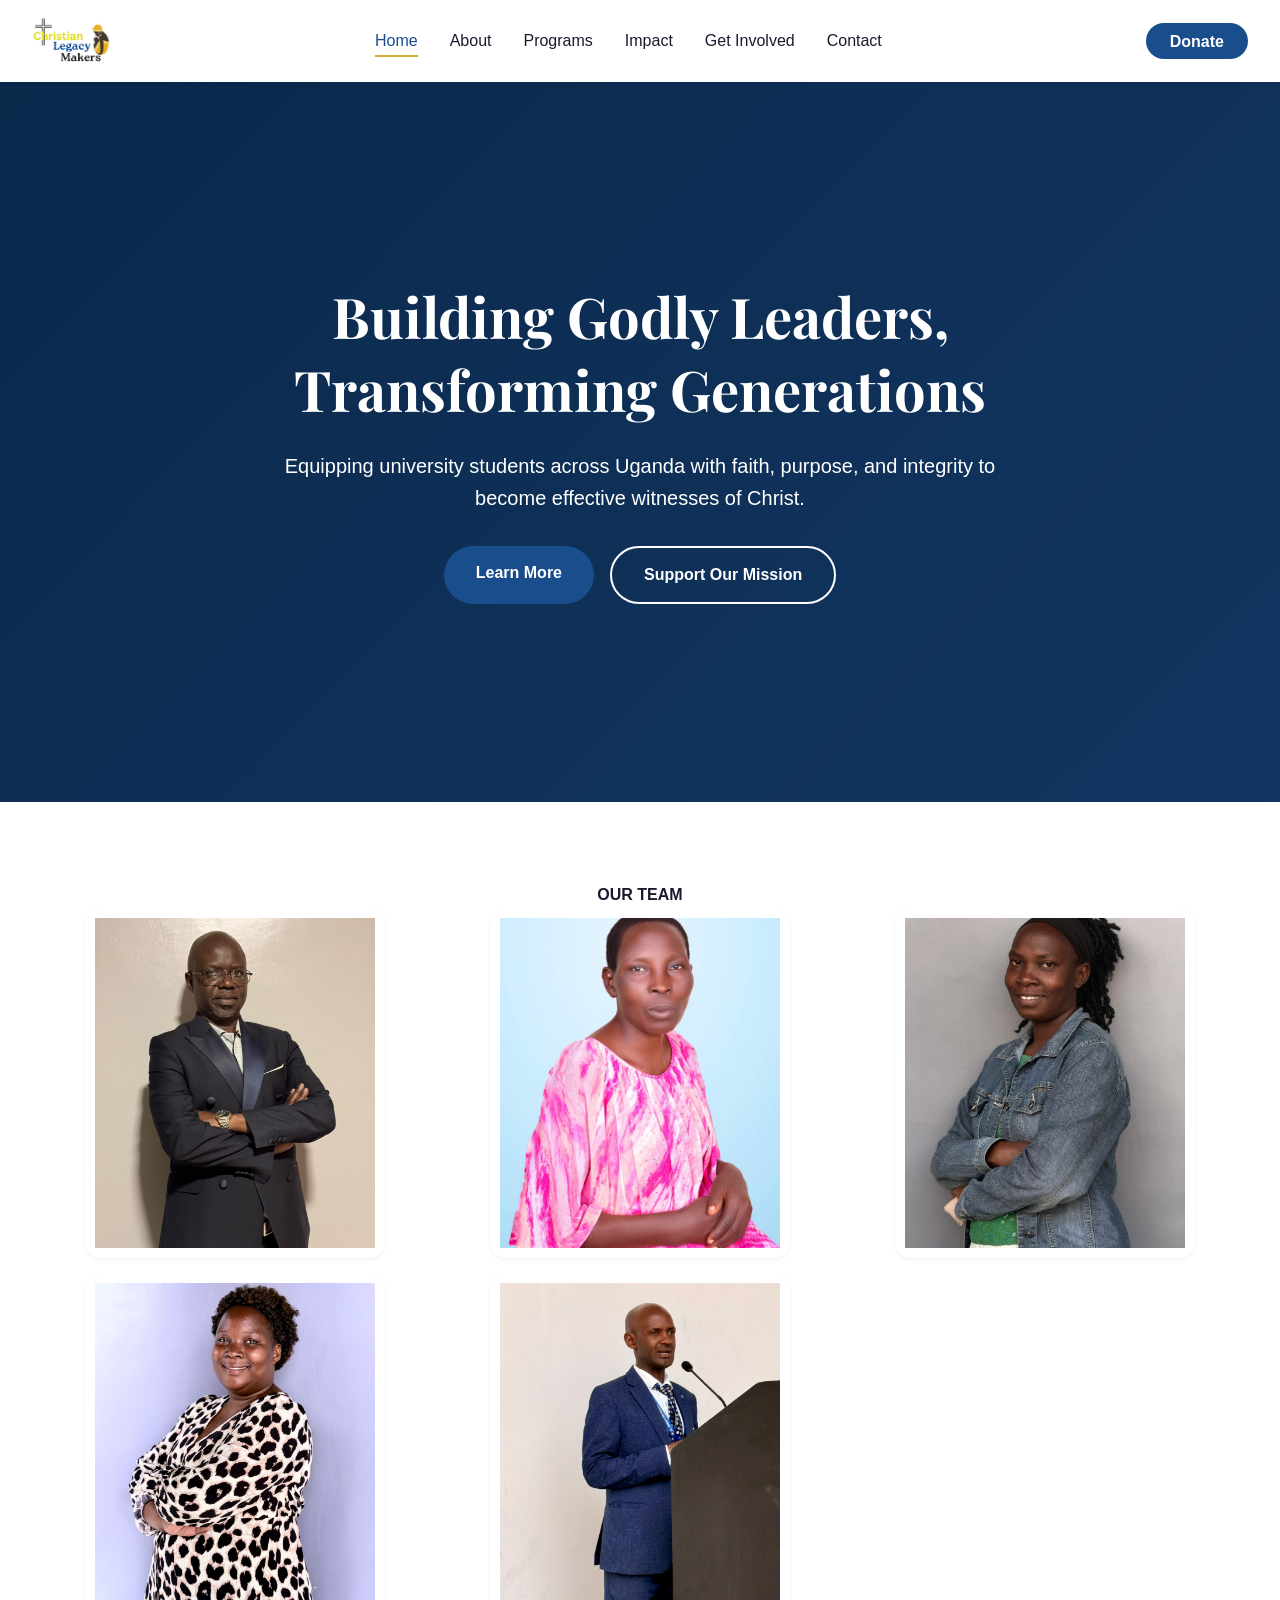
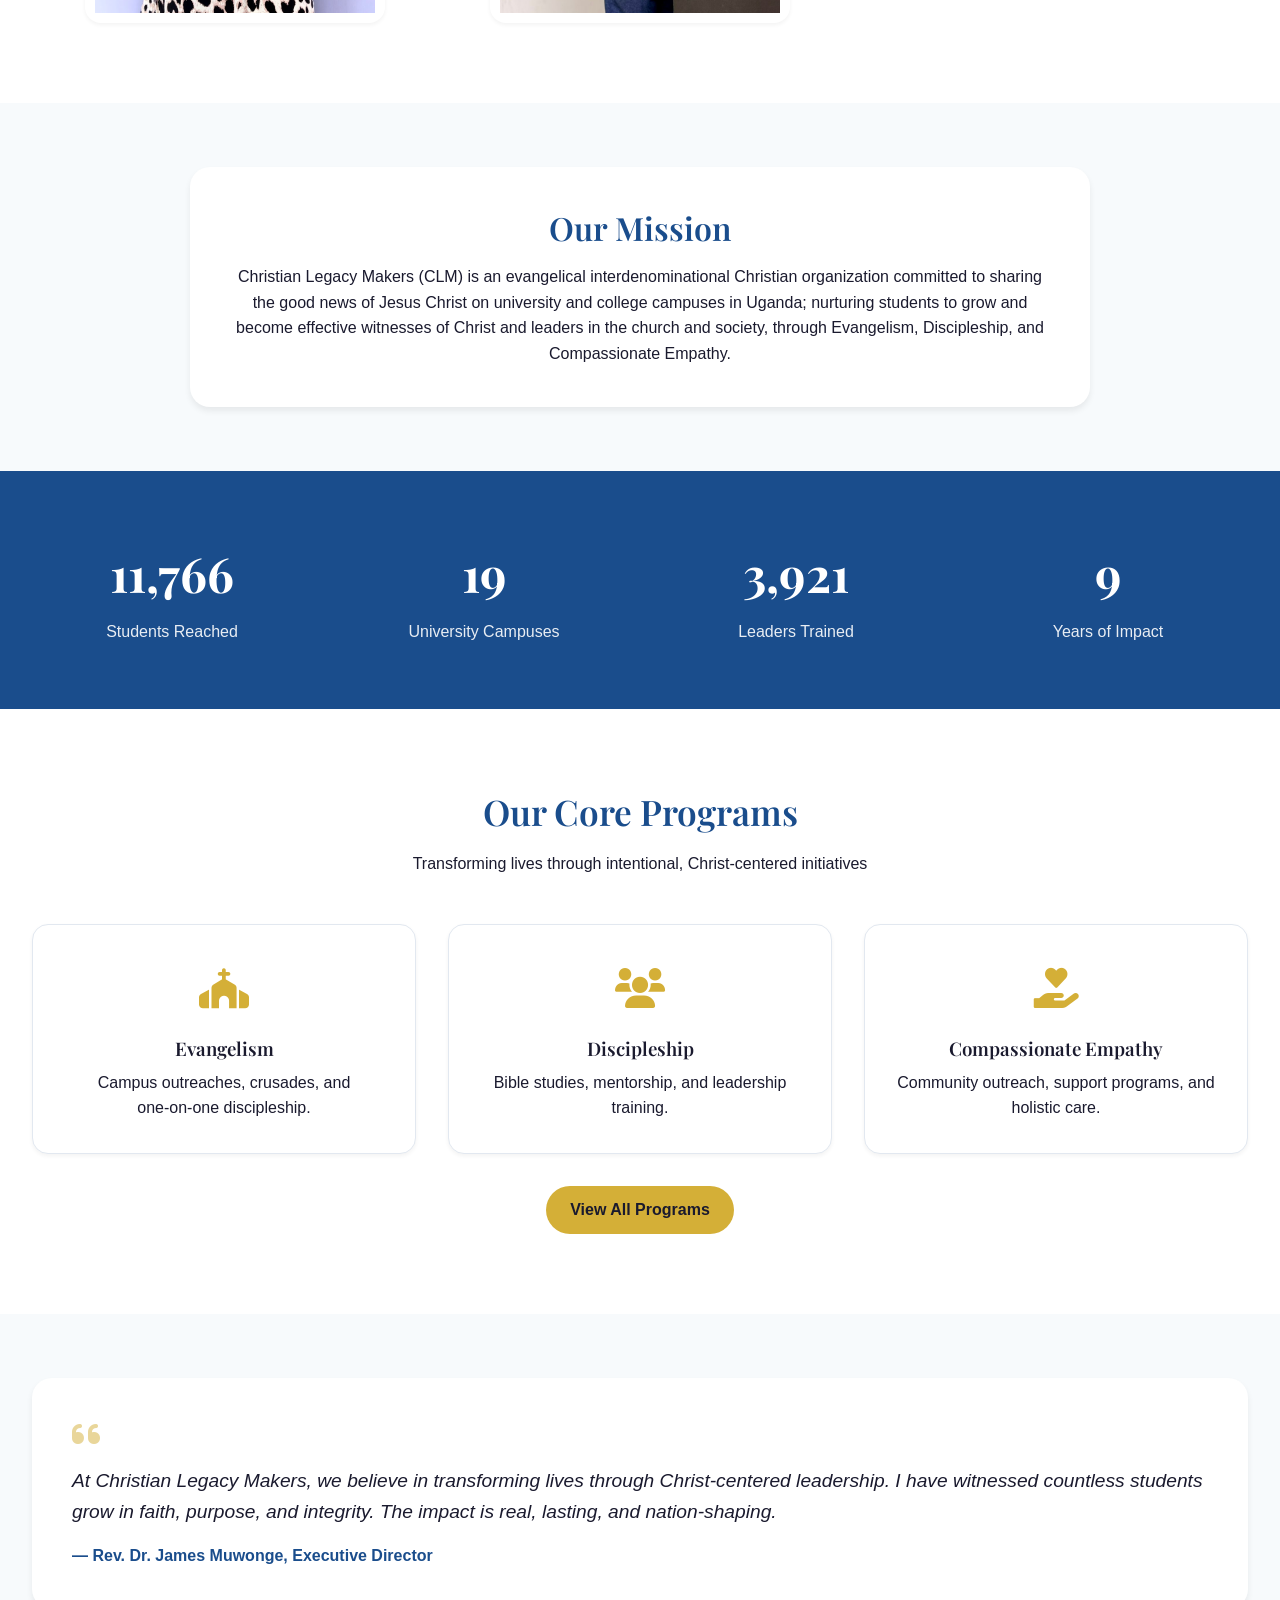
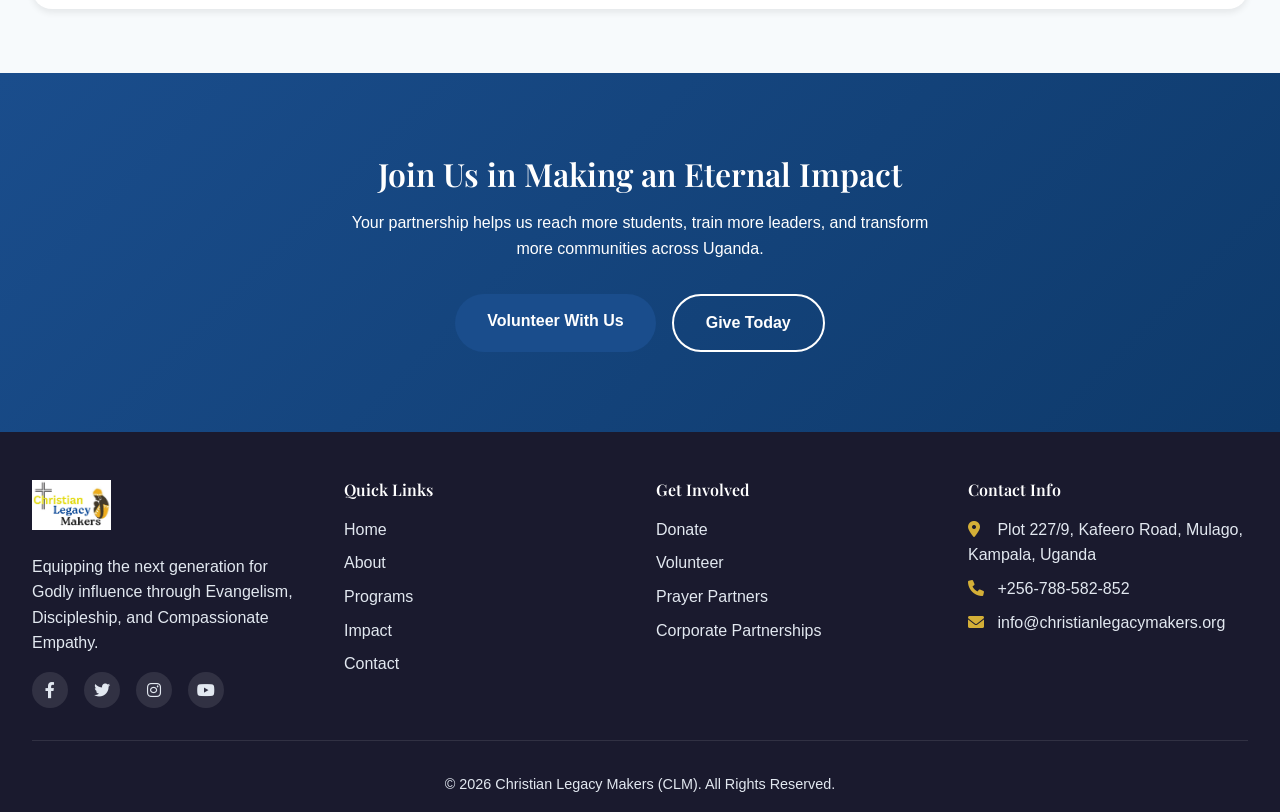
<file: index.html>
<!DOCTYPE html>
<html lang="en">
<head>
  <meta charset="UTF-8">
  <meta name="viewport" content="width=device-width, initial-scale=1.0">
  <title>Christian Legacy Makers | Home</title>
  <meta name="description" content="Evangelical interdenominational ministry on university campuses in Uganda – Evangelism, Discipleship, Compassionate Empathy.">
  <link rel="stylesheet" href="css/main.css">
  <link rel="stylesheet" href="css/components.css">
  <link rel="stylesheet" href="css/responsive.css">
  <link rel="stylesheet" href="css/animations.css">
  <link href="https://fonts.googleapis.com/css2?family=Playfair+Display:wght@400;500;600;700&family=Open+Sans:wght@300;400;500;600;700&display=swap" rel="stylesheet">
  <link rel="stylesheet" href="https://cdnjs.cloudflare.com/ajax/libs/font-awesome/6.0.0-beta3/css/all.min.css">
</head>
<body>

<header class="site-header" id="siteHeader">
  <div class="container header-container">
    <div class="logo">
      <a href="index.html">
        <img src="images/logo2.jpg" alt="CLM Logo" class="logo-img">
      </a>
    </div>
    <nav class="main-nav" id="mainNav">
      <ul class="nav-list">
        <li><a href="index.html" class="active">Home</a></li>
        <li><a href="about.html">About</a></li>
        <li><a href="programs.html">Programs</a></li>
        <li><a href="impact.html">Impact</a></li>
        <li><a href="get-involved.html">Get Involved</a></li>
        <li><a href="contact.html">Contact</a></li>
      </ul>
    </nav>
    <div class="header-actions">
      <a href="donate.html" class="btn-donate">Donate</a>
      <button class="mobile-menu-toggle" id="mobileMenuToggle" aria-label="Menu">
        <span></span><span></span><span></span>
      </button>
    </div>
  </div>
</header>

<main>
  <section class="hero">
    <div class="hero-overlay"></div>
    <div class="hero-content container">
      <h1 class="hero-title fade-in-up">Building Godly Leaders, Transforming Generations</h1>
      <p class="hero-subtitle fade-in-up delay-1">Equipping university students across Uganda with faith, purpose, and integrity to become effective witnesses of Christ.</p>
      <div class="hero-buttons fade-in-up delay-2">
        <a href="about.html" class="btn-primary">Learn More</a>
        <a href="donate.html" class="btn-outline">Support Our Mission</a>
      </div>
    </div>
  </section>

   <!-- =========================
     CARD SLIDER SECTION
========================= -->

<section class="section-padding">
    <div class="mb-10 rounded overflow-hidden flex flex-col mx-auto text-center">
    <a href="#" class="max-w-3xl mx-auto text-xl sm:text-4xl font-semibold inline-block hover:text-indigo-600 transition duration-500 ease-in-out inline-block mb-2"><B>OUR TEAM</B></a>
  <div class="box">
    <div class="card">
         <div class="imgBx">
            <img src="images/1.jpg" alt="images">
         </div>
         <div class="details">
            <h2>Mr. Erick<br><span>Board Memmber</span></h2>
          </div>
       </div>
      <div class="card">
        <div class="imgBx">
            <img src="images/2.jpg" alt="images">
        </div>
        <div class="details">
            <h2>Ms. Nambalirwa Rose<br><span>Treasurer</span></h2>
        </div>
      </div>
    
       <div class="card">
         <div class="imgBx">
            <img src="images/3.jpg" alt="images">
         </div>
         <div class="details">
            <h2>Ms. Namboozi Jane<br><span>Board Memeber</span></h2>
          </div>
       </div>

       <div class="card">
         <div class="imgBx">
            <img src="images/4.jpg" alt="images">
         </div>
         <div class="details">
            <h2>Ms. Racheal Katongole<br><span>Superviosr</span></h2>
          </div>
       </div>

       
       <div class="card">
         <div class="imgBx">
            <img src="images/5.jpg" alt="images">
         </div>
         <div class="details">
            <h2>Mr. Katongole John<br><span>Chairman</span></h2>
          </div>
       </div>
</div>

  </div>
</section>
  <section class="mission-section">
    <div class="container">
      <div class="mission-card">
        <h2>Our Mission</h2>
        <p>Christian Legacy Makers (CLM) is an evangelical interdenominational Christian organization committed to sharing the good news of Jesus Christ on university and college campuses in Uganda; nurturing students to grow and become effective witnesses of Christ and leaders in the church and society, through Evangelism, Discipleship, and Compassionate Empathy.</p>
      </div>
    </div>
  </section>

  <section class="stats-section">
    <div class="container">
      <div class="stats-grid">
        <div class="stat-item"><div class="stat-number" data-target="15000">0</div><div class="stat-label">Students Reached</div></div>
        <div class="stat-item"><div class="stat-number" data-target="25">0</div><div class="stat-label">University Campuses</div></div>
        <div class="stat-item"><div class="stat-number" data-target="5000">0</div><div class="stat-label">Leaders Trained</div></div>
        <div class="stat-item"><div class="stat-number" data-target="12">0</div><div class="stat-label">Years of Impact</div></div>
      </div>
    </div>
  </section>

  <section class="programs-preview">
    <div class="container">
      <div class="section-header"><h2>Our Core Programs</h2><p>Transforming lives through intentional, Christ‑centered initiatives</p></div>
      <div class="programs-grid">
        <div class="program-card"><div class="program-icon"><i class="fas fa-church"></i></div><h3>Evangelism</h3><p>Campus outreaches, crusades, and one‑on‑one discipleship.</p></div>
        <div class="program-card"><div class="program-icon"><i class="fas fa-users"></i></div><h3>Discipleship</h3><p>Bible studies, mentorship, and leadership training.</p></div>
        <div class="program-card"><div class="program-icon"><i class="fas fa-hand-holding-heart"></i></div><h3>Compassionate Empathy</h3><p>Community outreach, support programs, and holistic care.</p></div>
      </div>
      <div class="text-center mt-4"><a href="programs.html" class="btn-secondary">View All Programs</a></div>
    </div>
  </section>

  <section class="testimonial-section">
    <div class="container">
      <div class="testimonial-card"><i class="fas fa-quote-left quote-icon"></i><blockquote><p>At Christian Legacy Makers, we believe in transforming lives through Christ‑centered leadership. I have witnessed countless students grow in faith, purpose, and integrity. The impact is real, lasting, and nation‑shaping.</p><footer>— Rev. Dr. James Muwonge, Executive Director</footer></blockquote></div>
    </div>
  </section>

  <section class="cta-section">
    <div class="container"><h2>Join Us in Making an Eternal Impact</h2><p>Your partnership helps us reach more students, train more leaders, and transform more communities across Uganda.</p><div class="cta-buttons"><a href="get-involved.html" class="btn-primary">Volunteer With Us</a><a href="donate.html" class="btn-outline-light">Give Today</a></div></div>
  </section>
</main>

<footer class="site-footer">
  <div class="container">
    <div class="footer-grid">
      <div class="footer-about"><img src="images/logo2.jpg" alt="CLM Logo" class="footer-logo"><p>Equipping the next generation for Godly influence through Evangelism, Discipleship, and Compassionate Empathy.</p><div class="social-links"><a href="#"><i class="fab fa-facebook-f"></i></a><a href="#"><i class="fab fa-twitter"></i></a><a href="#"><i class="fab fa-instagram"></i></a><a href="#"><i class="fab fa-youtube"></i></a></div></div>
      <div class="footer-links"><h4>Quick Links</h4><ul><li><a href="index.html">Home</a></li><li><a href="about.html">About</a></li><li><a href="programs.html">Programs</a></li><li><a href="impact.html">Impact</a></li><li><a href="contact.html">Contact</a></li></ul></div>
      <div class="footer-links"><h4>Get Involved</h4><ul><li><a href="donate.html">Donate</a></li><li><a href="get-involved.html">Volunteer</a></li><li><a href="get-involved.html">Prayer Partners</a></li><li><a href="get-involved.html">Corporate Partnerships</a></li></ul></div>
      <div class="footer-contact"><h4>Contact Info</h4><ul><li><i class="fas fa-map-marker-alt"></i> Plot 227/9, Kafeero Road, Mulago, Kampala, Uganda</li><li><i class="fas fa-phone"></i> +256-788-582-852</li><li><i class="fas fa-envelope"></i> info@christianlegacymakers.org</li></ul></div>
    </div>
    <div class="footer-bottom"><p>&copy; 2026 Christian Legacy Makers (CLM). All Rights Reserved.</p></div>
  </div>
</footer>

<script src="js/main.js"></script>
<script src="js/animations.js"></script>
<script src="js/counter.js"></script>
</body>
</html>
</file>
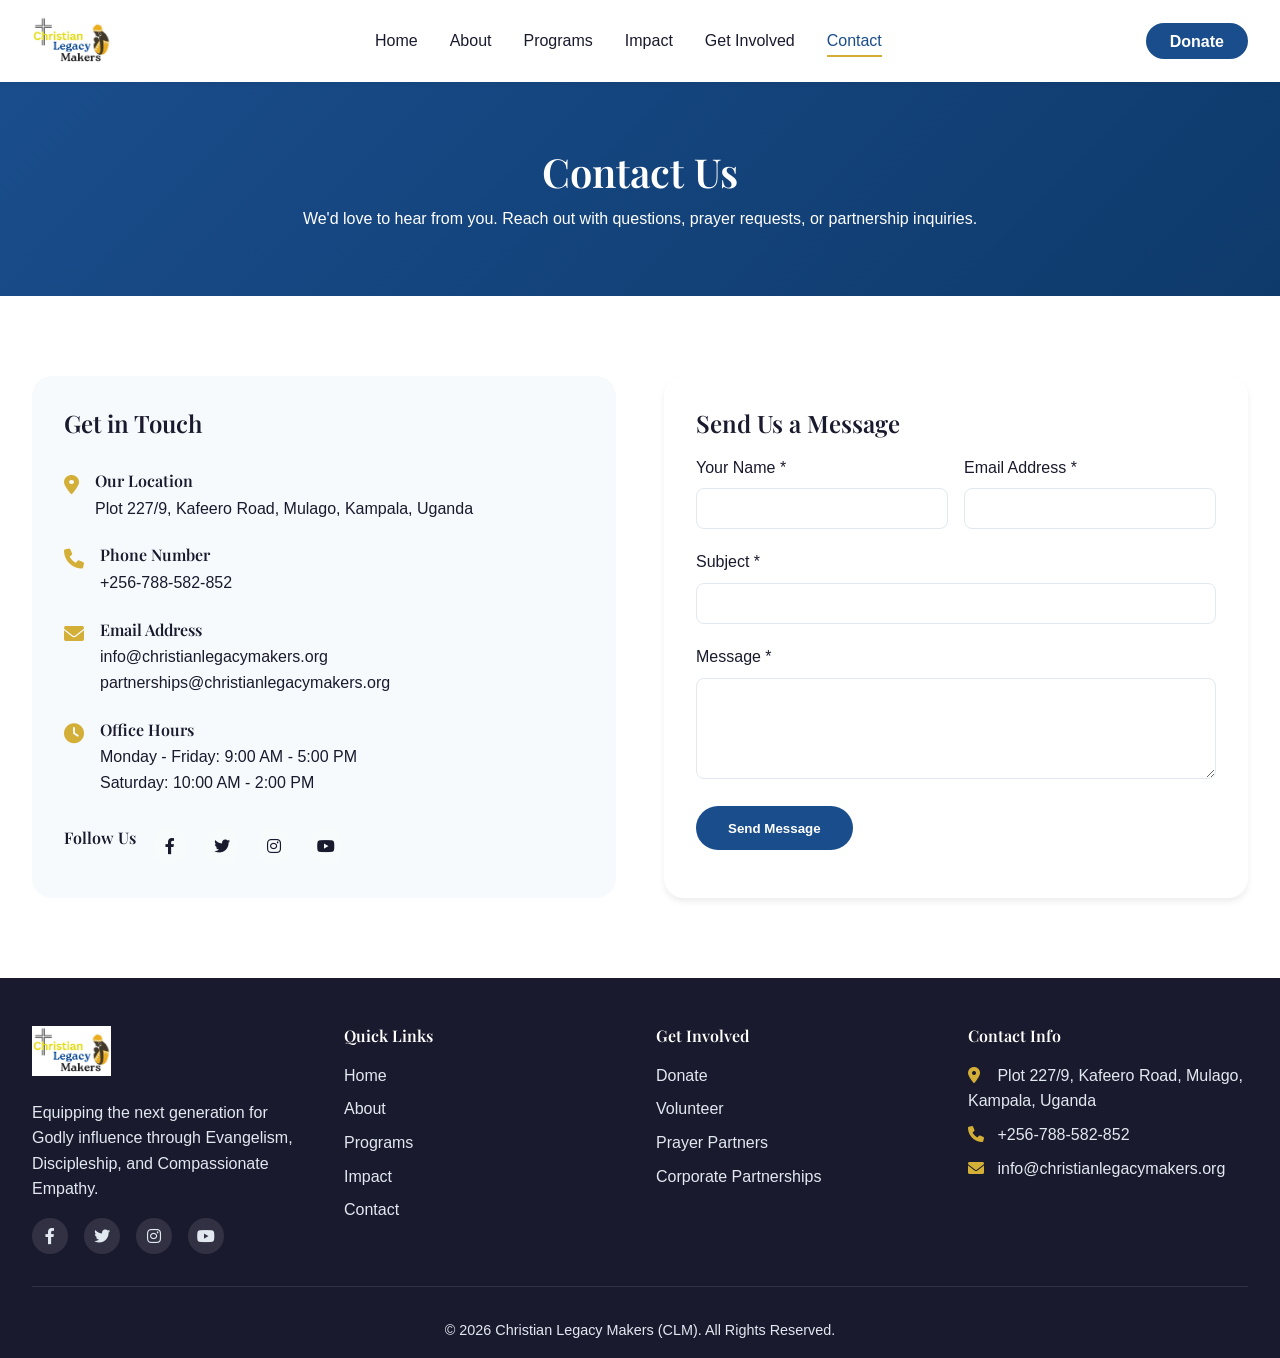
<file: contact.html>
<!DOCTYPE html>
<html lang="en">
<head>
  <meta charset="UTF-8">
  <meta name="viewport" content="width=device-width, initial-scale=1.0">
  <title>Contact Us | Christian Legacy Makers</title>
  <meta name="description" content="Get in touch with Christian Legacy Makers – we'd love to hear from you, answer questions, or discuss partnership opportunities.">
  <link rel="stylesheet" href="css/main.css">
  <link rel="stylesheet" href="css/components.css">
  <link rel="stylesheet" href="css/responsive.css">
  <link rel="stylesheet" href="css/animations.css">
  <link href="https://fonts.googleapis.com/css2?family=Playfair+Display:wght@400;500;600;700&family=Open+Sans:wght@300;400;500;600;700&display=swap" rel="stylesheet">
  <link rel="stylesheet" href="https://cdnjs.cloudflare.com/ajax/libs/font-awesome/6.0.0-beta3/css/all.min.css">
</head>
<body>

<header class="site-header" id="siteHeader">
  <div class="container header-container">
    <div class="logo">
      <a href="index.html">
        <img src="images/logo2.jpg" alt="CLM Logo" class="logo-img">
      </a>
    </div>
    <nav class="main-nav" id="mainNav">
      <ul class="nav-list">
        <li><a href="index.html">Home</a></li>
        <li><a href="about.html">About</a></li>
        <li><a href="programs.html">Programs</a></li>
        <li><a href="impact.html">Impact</a></li>
        <li><a href="get-involved.html">Get Involved</a></li>
        <li><a href="contact.html" class="active">Contact</a></li>
      </ul>
    </nav>
    <div class="header-actions">
      <a href="donate.html" class="btn-donate">Donate</a>
      <button class="mobile-menu-toggle" id="mobileMenuToggle" aria-label="Menu">
        <span></span><span></span><span></span>
      </button>
    </div>
  </div>
</header>

<main>
  <section class="page-header">
    <div class="container">
      <h1>Contact Us</h1>
      <p>We'd love to hear from you. Reach out with questions, prayer requests, or partnership inquiries.</p>
    </div>
  </section>

  <section class="contact-section section-padding">
    <div class="container">
      <div class="contact-grid">
        <div class="contact-info">
          <h2>Get in Touch</h2>
          <div class="contact-details">
            <div class="contact-item">
              <i class="fas fa-map-marker-alt"></i>
              <div><h4>Our Location</h4><p>Plot 227/9, Kafeero Road, Mulago, Kampala, Uganda</p></div>
            </div>
            <div class="contact-item">
              <i class="fas fa-phone"></i>
              <div><h4>Phone Number</h4><p>+256-788-582-852</p></div>
            </div>
            <div class="contact-item">
              <i class="fas fa-envelope"></i>
              <div><h4>Email Address</h4><p>info@christianlegacymakers.org</p><p>partnerships@christianlegacymakers.org</p></div>
            </div>
            <div class="contact-item">
              <i class="fas fa-clock"></i>
              <div><h4>Office Hours</h4><p>Monday - Friday: 9:00 AM - 5:00 PM<br>Saturday: 10:00 AM - 2:00 PM</p></div>
            </div>
          </div>
          <div class="social-links">
            <h4>Follow Us</h4>
            <a href="#"><i class="fab fa-facebook-f"></i></a>
            <a href="#"><i class="fab fa-twitter"></i></a>
            <a href="#"><i class="fab fa-instagram"></i></a>
            <a href="#"><i class="fab fa-youtube"></i></a>
          </div>
        </div>
        <div class="contact-form">
          <h2>Send Us a Message</h2>
          <form id="contactForm" class="clm-form">
            <div class="form-row">
              <div class="form-group">
                <label for="contactName">Your Name *</label>
                <input type="text" id="contactName" name="contactName" required>
              </div>
              <div class="form-group">
                <label for="contactEmail">Email Address *</label>
                <input type="email" id="contactEmail" name="contactEmail" required>
              </div>
            </div>
            <div class="form-group">
              <label for="contactSubject">Subject *</label>
              <input type="text" id="contactSubject" name="contactSubject" required>
            </div>
            <div class="form-group">
              <label for="contactMessage">Message *</label>
              <textarea id="contactMessage" name="contactMessage" rows="5" required></textarea>
            </div>
            <button type="submit" class="btn-primary">Send Message</button>
            <div id="contactFormMessage" class="form-message"></div>
          </form>
        </div>
      </div>
    </div>
  </section>
</main>

<footer class="site-footer">
  <!-- same footer -->
  <div class="container">
    <div class="footer-grid">
      <div class="footer-about">
        <img src="images/logo2.jpg" alt="CLM Logo" class="footer-logo">
        <p>Equipping the next generation for Godly influence through Evangelism, Discipleship, and Compassionate Empathy.</p>
        <div class="social-links">
          <a href="#"><i class="fab fa-facebook-f"></i></a>
          <a href="#"><i class="fab fa-twitter"></i></a>
          <a href="#"><i class="fab fa-instagram"></i></a>
          <a href="#"><i class="fab fa-youtube"></i></a>
        </div>
      </div>
      <div class="footer-links">
        <h4>Quick Links</h4>
        <ul>
          <li><a href="index.html">Home</a></li>
          <li><a href="about.html">About</a></li>
          <li><a href="programs.html">Programs</a></li>
          <li><a href="impact.html">Impact</a></li>
          <li><a href="contact.html">Contact</a></li>
        </ul>
      </div>
      <div class="footer-links">
        <h4>Get Involved</h4>
        <ul>
          <li><a href="donate.html">Donate</a></li>
          <li><a href="get-involved.html">Volunteer</a></li>
          <li><a href="get-involved.html">Prayer Partners</a></li>
          <li><a href="get-involved.html">Corporate Partnerships</a></li>
        </ul>
      </div>
      <div class="footer-contact">
        <h4>Contact Info</h4>
        <ul>
          <li><i class="fas fa-map-marker-alt"></i> Plot 227/9, Kafeero Road, Mulago, Kampala, Uganda</li>
          <li><i class="fas fa-phone"></i> +256-788-582-852</li>
          <li><i class="fas fa-envelope"></i> info@christianlegacymakers.org</li>
        </ul>
      </div>
    </div>
    <div class="footer-bottom">
      <p>&copy; 2026 Christian Legacy Makers (CLM). All Rights Reserved.</p>
    </div>
  </div>
</footer>

<script src="js/main.js"></script>
<script src="js/forms.js"></script>
</body>
</html>
</file>
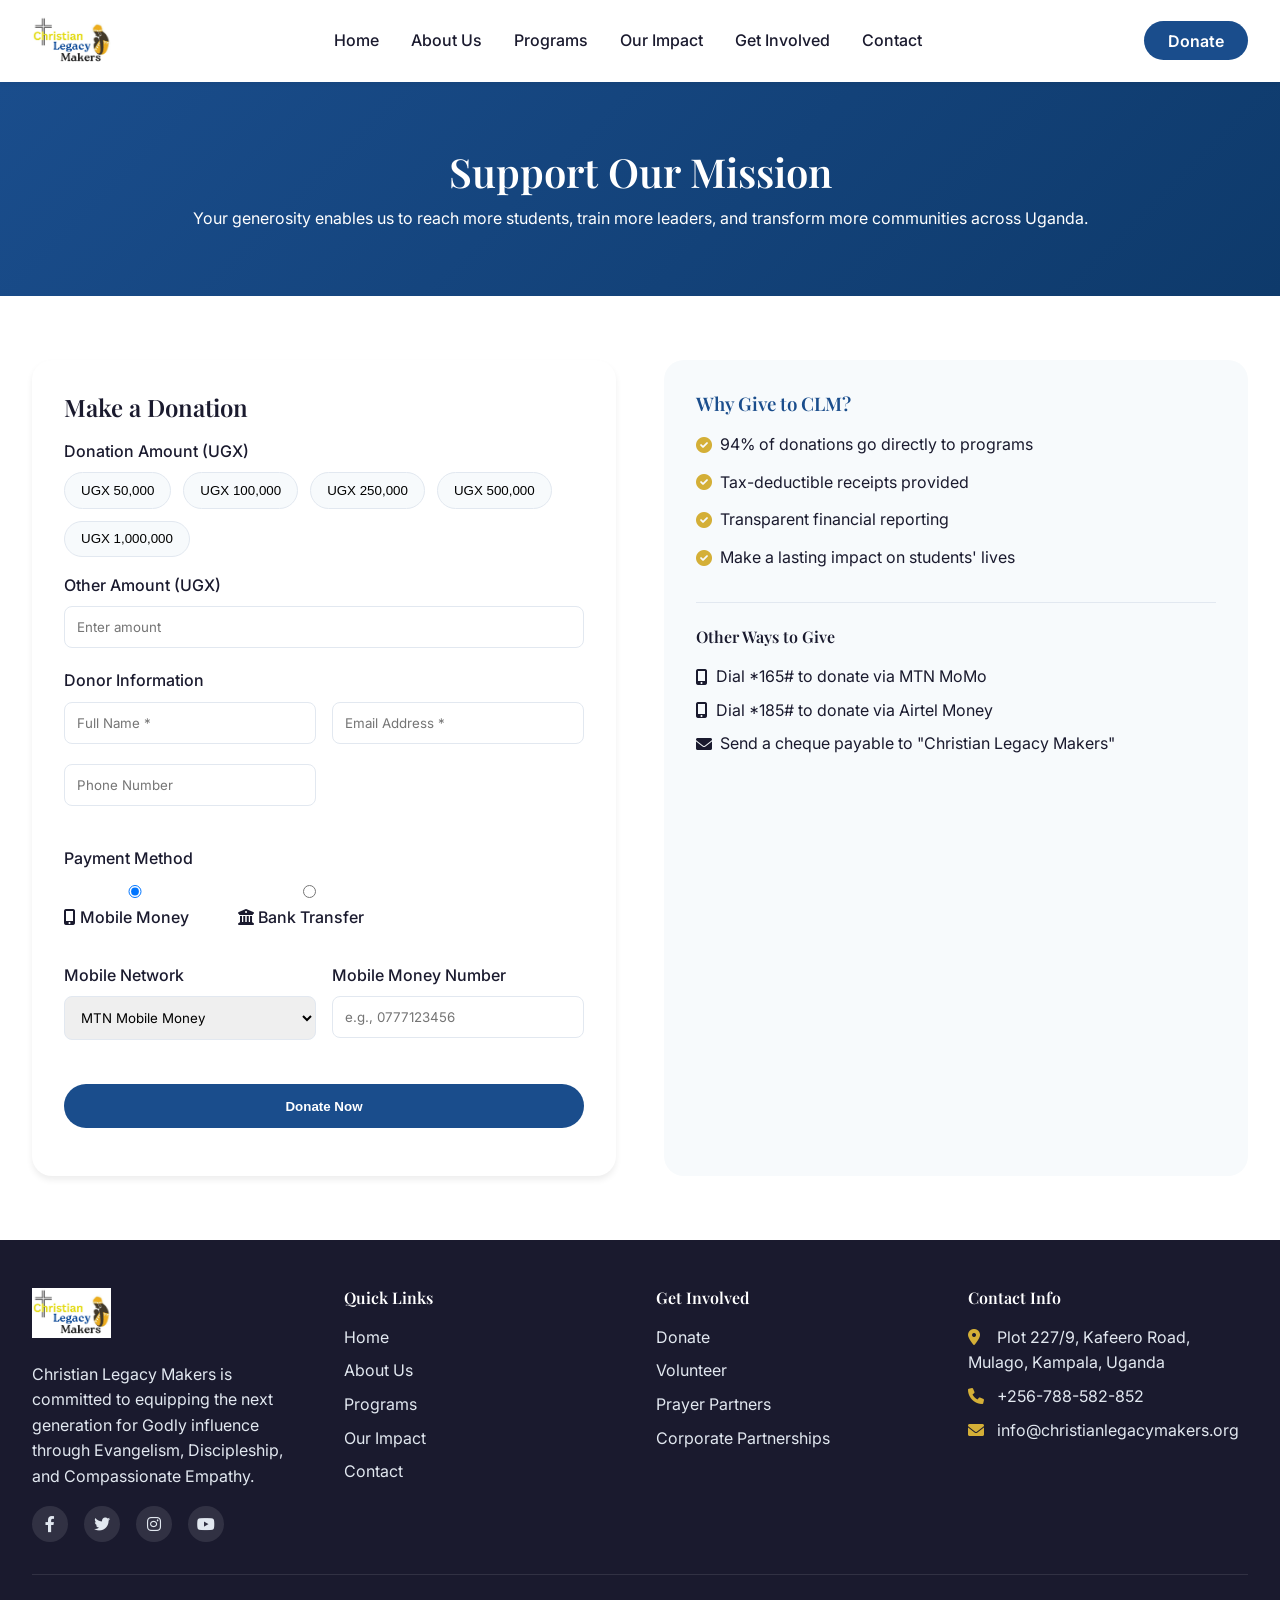
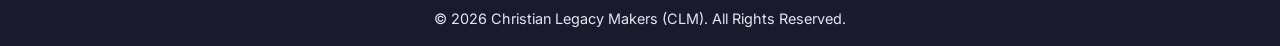
<file: donate.html>
<!DOCTYPE html>
<html lang="en">
<head>
  <meta charset="UTF-8">
  <meta name="viewport" content="width=device-width, initial-scale=1.0">
  <title>Donate | Christian Legacy Makers (CLM)</title>
  <link rel="stylesheet" href="css/main.css">
  <link rel="stylesheet" href="css/components.css">
  <link rel="stylesheet" href="css/responsive.css">
  <link rel="stylesheet" href="css/animations.css">
  <link href="https://fonts.googleapis.com/css2?family=Inter:opsz,wght@14..32,300;14..32,400;14..32,500;14..32,600;14..32,700&family=Playfair+Display:wght@400;500;600;700&display=swap" rel="stylesheet">
  <link rel="stylesheet" href="https://cdnjs.cloudflare.com/ajax/libs/font-awesome/6.0.0-beta3/css/all.min.css">
</head>
<body>

<header class="site-header" id="siteHeader">
  <div class="container header-container">
    <div class="logo">
      <a href="index.html">
        <img src="images/logo2.jpg" alt="Christian Legacy Makers Logo" class="logo-img">
      </a>
    </div>
    <nav class="main-nav" id="mainNav">
      <ul class="nav-list">
        <li><a href="index.html">Home</a></li>
        <li><a href="about.html">About Us</a></li>
        <li><a href="programs.html">Programs</a></li>
        <li><a href="impact.html">Our Impact</a></li>
        <li><a href="get-involved.html">Get Involved</a></li>
        <li><a href="contact.html">Contact</a></li>
      </ul>
    </nav>
    <div class="header-actions">
      <a href="donate.html" class="btn-donate">Donate</a>
      <button class="mobile-menu-toggle" id="mobileMenuToggle" aria-label="Menu">
        <span></span><span></span><span></span>
      </button>
    </div>
  </div>
</header>

<main>
  <section class="page-header">
    <div class="container">
      <h1>Support Our Mission</h1>
      <p>Your generosity enables us to reach more students, train more leaders, and transform more communities across Uganda.</p>
    </div>
  </section>

  <section class="donation-section">
    <div class="container">
      <div class="donation-grid">
        <div class="donation-form-container">
          <h2>Make a Donation</h2>
          <form id="donationForm" class="clm-form">
            <div class="form-group">
              <label>Donation Amount (UGX)</label>
              <div class="amount-buttons">
                <button type="button" data-amount="50000">UGX 50,000</button>
                <button type="button" data-amount="100000">UGX 100,000</button>
                <button type="button" data-amount="250000">UGX 250,000</button>
                <button type="button" data-amount="500000">UGX 500,000</button>
                <button type="button" data-amount="1000000">UGX 1,000,000</button>
              </div>
              <div class="custom-amount">
                <label for="customAmount">Other Amount (UGX)</label>
                <input type="number" id="customAmount" name="customAmount" placeholder="Enter amount">
              </div>
              <input type="hidden" id="donationAmount" name="donationAmount">
            </div>

            <div class="form-group">
              <label>Donor Information</label>
              <div class="form-row">
                <div class="form-group">
                  <input type="text" id="donorName" name="donorName" placeholder="Full Name *" required>
                </div>
                <div class="form-group">
                  <input type="email" id="donorEmail" name="donorEmail" placeholder="Email Address *" required>
                </div>
              </div>
              <div class="form-row">
                <div class="form-group">
                  <input type="tel" id="donorPhone" name="donorPhone" placeholder="Phone Number">
                </div>
              </div>
            </div>

            <div class="form-group">
              <label>Payment Method</label>
              <div class="payment-methods">
                <label class="payment-option">
                  <input type="radio" name="paymentMethod" value="mobile_money" checked>
                  <span><i class="fas fa-mobile-alt"></i> Mobile Money</span>
                </label>
                <label class="payment-option">
                  <input type="radio" name="paymentMethod" value="bank_transfer">
                  <span><i class="fas fa-university"></i> Bank Transfer</span>
                </label>
              </div>
            </div>

            <div id="mobileMoneyFields" class="payment-fields">
              <div class="form-row">
                <div class="form-group">
                  <label for="mobileNetwork">Mobile Network</label>
                  <select id="mobileNetwork" name="mobileNetwork">
                    <option value="mtn">MTN Mobile Money</option>
                    <option value="airtel">Airtel Money</option>
                  </select>
                </div>
                <div class="form-group">
                  <label for="mobileNumber">Mobile Money Number</label>
                  <input type="tel" id="mobileNumber" name="mobileNumber" placeholder="e.g., 0777123456">
                </div>
              </div>
            </div>

            <div id="bankTransferFields" class="payment-fields" style="display: none;">
              <div class="bank-details">
                <h4>Bank Transfer Details</h4>
                <p><strong>Bank Name:</strong> Stanbic Bank Uganda</p>
                <p><strong>Account Name:</strong> Christian Legacy Makers</p>
                <p><strong>Account Number:</strong> 9030006123456</p>
                <p><strong>Branch:</strong> Kampala Road</p>
                <p><strong>SWIFT Code:</strong> SBICUGKA</p>
                <div class="form-group">
                  <label for="transactionRef">Transaction Reference (Optional)</label>
                  <input type="text" id="transactionRef" name="transactionRef" placeholder="Enter reference number if available">
                </div>
              </div>
            </div>

            <button type="submit" class="btn-primary btn-large">Donate Now</button>
            <div id="donationFormMessage" class="form-message"></div>
          </form>
        </div>
        <div class="donation-info">
          <h3>Why Give to CLM?</h3>
          <ul>
            <li><i class="fas fa-check-circle"></i> 94% of donations go directly to programs</li>
            <li><i class="fas fa-check-circle"></i> Tax-deductible receipts provided</li>
            <li><i class="fas fa-check-circle"></i> Transparent financial reporting</li>
            <li><i class="fas fa-check-circle"></i> Make a lasting impact on students' lives</li>
          </ul>
          <div class="other-ways">
            <h4>Other Ways to Give</h4>
            <p><i class="fas fa-mobile-alt"></i> Dial *165# to donate via MTN MoMo</p>
            <p><i class="fas fa-mobile-alt"></i> Dial *185# to donate via Airtel Money</p>
            <p><i class="fas fa-envelope"></i> Send a cheque payable to "Christian Legacy Makers"</p>
          </div>
        </div>
      </div>
    </div>
  </section>
</main>

<footer class="site-footer">
  <!-- Same footer as index.html -->
  <div class="container">
    <div class="footer-grid">
      <div class="footer-about">
        <img src="images/logo2.jpg" alt="CLM Logo" class="footer-logo">
        <p>Christian Legacy Makers is committed to equipping the next generation for Godly influence through Evangelism, Discipleship, and Compassionate Empathy.</p>
        <div class="social-links">
          <a href="#"><i class="fab fa-facebook-f"></i></a>
          <a href="#"><i class="fab fa-twitter"></i></a>
          <a href="#"><i class="fab fa-instagram"></i></a>
          <a href="#"><i class="fab fa-youtube"></i></a>
        </div>
      </div>
      <div class="footer-links">
        <h4>Quick Links</h4>
        <ul>
          <li><a href="index.html">Home</a></li>
          <li><a href="about.html">About Us</a></li>
          <li><a href="programs.html">Programs</a></li>
          <li><a href="impact.html">Our Impact</a></li>
          <li><a href="contact.html">Contact</a></li>
        </ul>
      </div>
      <div class="footer-links">
        <h4>Get Involved</h4>
        <ul>
          <li><a href="donate.html">Donate</a></li>
          <li><a href="get-involved.html">Volunteer</a></li>
          <li><a href="get-involved.html">Prayer Partners</a></li>
          <li><a href="get-involved.html">Corporate Partnerships</a></li>
        </ul>
      </div>
      <div class="footer-contact">
        <h4>Contact Info</h4>
        <ul>
          <li><i class="fas fa-map-marker-alt"></i> Plot 227/9, Kafeero Road, Mulago, Kampala, Uganda</li>
          <li><i class="fas fa-phone"></i> +256-788-582-852</li>
          <li><i class="fas fa-envelope"></i> info@christianlegacymakers.org</li>
        </ul>
      </div>
    </div>
    <div class="footer-bottom">
      <p>&copy; 2026 Christian Legacy Makers (CLM). All Rights Reserved.</p>
    </div>
  </div>
</footer>

<script src="js/main.js"></script>
<script src="js/forms.js"></script>
<script>
  // Donation page specific functionality
  document.addEventListener('DOMContentLoaded', function() {
    const amountButtons = document.querySelectorAll('.amount-buttons button');
    const customAmountInput = document.getElementById('customAmount');
    const donationAmountHidden = document.getElementById('donationAmount');
    const paymentRadios = document.querySelectorAll('input[name="paymentMethod"]');
    const mobileMoneyFields = document.getElementById('mobileMoneyFields');
    const bankTransferFields = document.getElementById('bankTransferFields');

    // Amount selection
    amountButtons.forEach(btn => {
      btn.addEventListener('click', function() {
        const amount = this.getAttribute('data-amount');
        donationAmountHidden.value = amount;
        // Highlight selected button
        amountButtons.forEach(b => b.classList.remove('active'));
        this.classList.add('active');
        customAmountInput.value = '';
      });
    });

    customAmountInput.addEventListener('input', function() {
      donationAmountHidden.value = this.value;
      amountButtons.forEach(b => b.classList.remove('active'));
    });

    // Payment method toggle
    paymentRadios.forEach(radio => {
      radio.addEventListener('change', function() {
        if (this.value === 'mobile_money') {
          mobileMoneyFields.style.display = 'block';
          bankTransferFields.style.display = 'none';
        } else {
          mobileMoneyFields.style.display = 'none';
          bankTransferFields.style.display = 'block';
        }
      });
    });

    // Form submission
    const donationForm = document.getElementById('donationForm');
    donationForm.addEventListener('submit', function(e) {
      e.preventDefault();
      const amount = donationAmountHidden.value;
      if (!amount || amount <= 0) {
        alert('Please select or enter a donation amount.');
        return;
      }
      const donorName = document.getElementById('donorName').value;
      const donorEmail = document.getElementById('donorEmail').value;
      if (!donorName || !donorEmail) {
        alert('Please provide your name and email address.');
        return;
      }
      const paymentMethod = document.querySelector('input[name="paymentMethod"]:checked').value;
      if (paymentMethod === 'mobile_money') {
        const mobileNetwork = document.getElementById('mobileNetwork').value;
        const mobileNumber = document.getElementById('mobileNumber').value;
        if (!mobileNumber) {
          alert('Please provide your mobile money number.');
          return;
        }
        alert(`Thank you for your donation of UGX ${amount} via ${mobileNetwork === 'mtn' ? 'MTN Mobile Money' : 'Airtel Money'} to number ${mobileNumber}. You will receive a payment prompt on your phone.`);
      } else {
        alert(`Thank you for choosing to donate via Bank Transfer. Please transfer UGX ${amount} to the account details provided. Your support makes a difference!`);
      }
      donationForm.reset();
      donationAmountHidden.value = '';
      amountButtons.forEach(b => b.classList.remove('active'));
      document.getElementById('donationFormMessage').innerHTML = '<p class="success-message">Thank you for your generosity! God bless you.</p>';
      setTimeout(() => {
        document.getElementById('donationFormMessage').innerHTML = '';
      }, 5000);
    });
  });
</script>
</body>
</html>
</file>
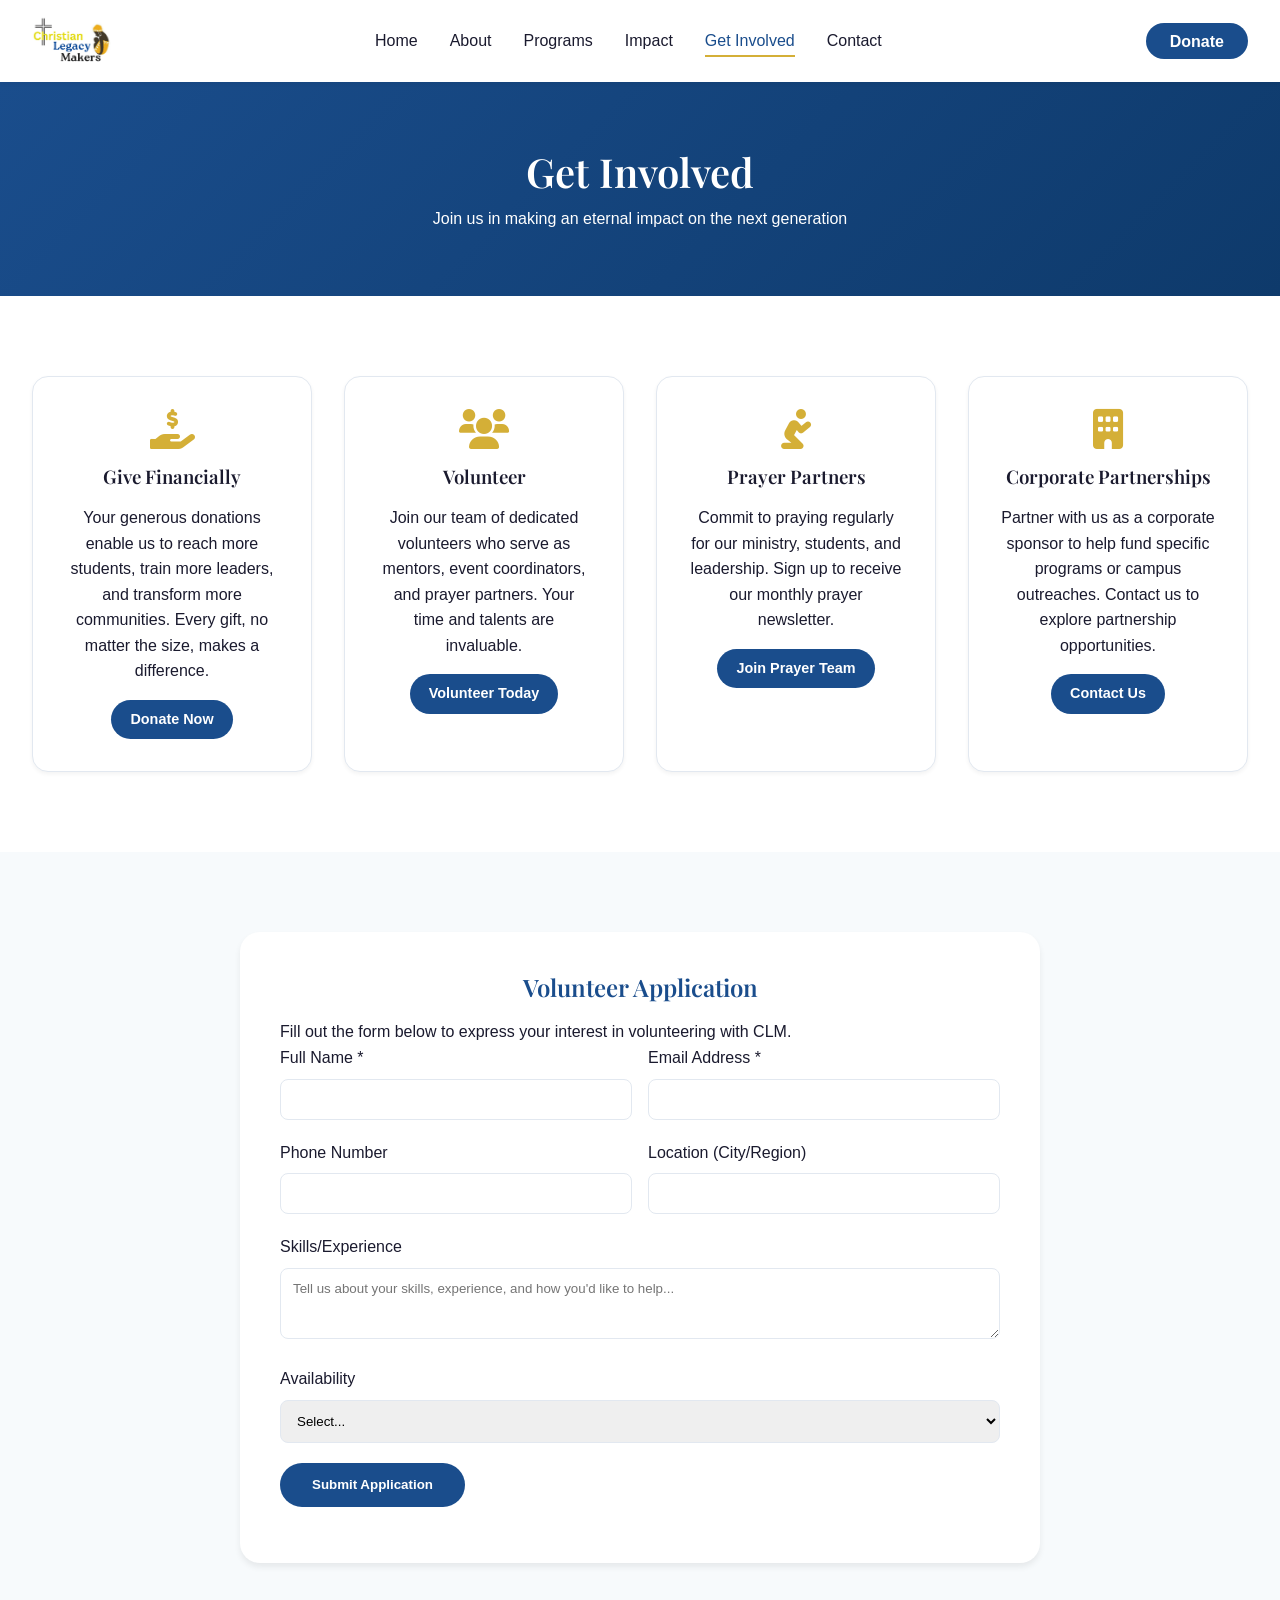
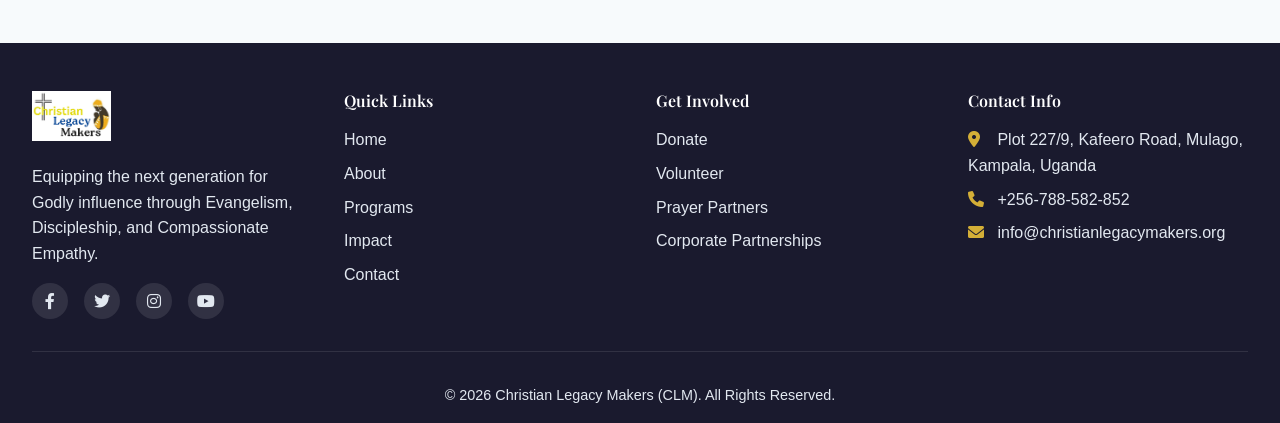
<file: get-involved.html>
<!DOCTYPE html>
<html lang="en">
<head>
  <meta charset="UTF-8">
  <meta name="viewport" content="width=device-width, initial-scale=1.0">
  <title>Get Involved | Christian Legacy Makers</title>
  <meta name="description" content="Volunteer, donate, pray, or partner with CLM – help us reach university students in Uganda with the gospel.">
  <link rel="stylesheet" href="css/main.css">
  <link rel="stylesheet" href="css/components.css">
  <link rel="stylesheet" href="css/responsive.css">
  <link rel="stylesheet" href="css/animations.css">
  <link href="https://fonts.googleapis.com/css2?family=Playfair+Display:wght@400;500;600;700&family=Open+Sans:wght@300;400;500;600;700&display=swap" rel="stylesheet">
  <link rel="stylesheet" href="https://cdnjs.cloudflare.com/ajax/libs/font-awesome/6.0.0-beta3/css/all.min.css">
</head>
<body>

<header class="site-header" id="siteHeader">
  <div class="container header-container">
    <div class="logo">
      <a href="index.html">
        <img src="images/logo2.jpg" alt="CLM Logo" class="logo-img">
      </a>
    </div>
    <nav class="main-nav" id="mainNav">
      <ul class="nav-list">
        <li><a href="index.html">Home</a></li>
        <li><a href="about.html">About</a></li>
        <li><a href="programs.html">Programs</a></li>
        <li><a href="impact.html">Impact</a></li>
        <li><a href="get-involved.html" class="active">Get Involved</a></li>
        <li><a href="contact.html">Contact</a></li>
      </ul>
    </nav>
    <div class="header-actions">
      <a href="donate.html" class="btn-donate">Donate</a>
      <button class="mobile-menu-toggle" id="mobileMenuToggle" aria-label="Menu">
        <span></span><span></span><span></span>
      </button>
    </div>
  </div>
</header>

<main>
  <section class="page-header">
    <div class="container">
      <h1>Get Involved</h1>
      <p>Join us in making an eternal impact on the next generation</p>
    </div>
  </section>

  <section class="involve-options section-padding">
    <div class="container">
      <div class="involve-grid">
        <div class="involve-card">
          <i class="fas fa-hand-holding-usd"></i>
          <h3>Give Financially</h3>
          <p>Your generous donations enable us to reach more students, train more leaders, and transform more communities. Every gift, no matter the size, makes a difference.</p>
          <a href="donate.html" class="btn-small">Donate Now</a>
        </div>
        <div class="involve-card">
          <i class="fas fa-users"></i>
          <h3>Volunteer</h3>
          <p>Join our team of dedicated volunteers who serve as mentors, event coordinators, and prayer partners. Your time and talents are invaluable.</p>
          <a href="#" class="btn-small volunteer-btn" id="scrollToVolunteerForm">Volunteer Today</a>
        </div>
        <div class="involve-card">
          <i class="fas fa-pray"></i>
          <h3>Prayer Partners</h3>
          <p>Commit to praying regularly for our ministry, students, and leadership. Sign up to receive our monthly prayer newsletter.</p>
          <a href="#" class="btn-small prayer-btn" id="prayerSignupBtn">Join Prayer Team</a>
        </div>
        <div class="involve-card">
          <i class="fas fa-building"></i>
          <h3>Corporate Partnerships</h3>
          <p>Partner with us as a corporate sponsor to help fund specific programs or campus outreaches. Contact us to explore partnership opportunities.</p>
          <a href="contact.html" class="btn-small">Contact Us</a>
        </div>
      </div>
    </div>
  </section>

  <section class="volunteer-form-section section-padding bg-light" id="volunteerFormSection">
    <div class="container">
      <div class="form-container">
        <h2>Volunteer Application</h2>
        <p>Fill out the form below to express your interest in volunteering with CLM.</p>
        <form id="volunteerForm" class="clm-form">
          <div class="form-row">
            <div class="form-group">
              <label for="volName">Full Name *</label>
              <input type="text" id="volName" name="volName" required>
            </div>
            <div class="form-group">
              <label for="volEmail">Email Address *</label>
              <input type="email" id="volEmail" name="volEmail" required>
            </div>
          </div>
          <div class="form-row">
            <div class="form-group">
              <label for="volPhone">Phone Number</label>
              <input type="tel" id="volPhone" name="volPhone">
            </div>
            <div class="form-group">
              <label for="volLocation">Location (City/Region)</label>
              <input type="text" id="volLocation" name="volLocation">
            </div>
          </div>
          <div class="form-group">
            <label for="volSkills">Skills/Experience</label>
            <textarea id="volSkills" name="volSkills" rows="3" placeholder="Tell us about your skills, experience, and how you'd like to help..."></textarea>
          </div>
          <div class="form-group">
            <label for="volAvailability">Availability</label>
            <select id="volAvailability" name="volAvailability">
              <option value="">Select...</option>
              <option value="weekdays">Weekdays</option>
              <option value="weekends">Weekends</option>
              <option value="flexible">Flexible</option>
            </select>
          </div>
          <button type="submit" class="btn-primary">Submit Application</button>
          <div id="volunteerFormMessage" class="form-message"></div>
        </form>
      </div>
    </div>
  </section>

  <!-- Prayer signup modal (simple) -->
  <div id="prayerModal" class="modal">
    <div class="modal-content">
      <span class="modal-close">&times;</span>
      <h3>Join Our Prayer Team</h3>
      <p>Sign up to receive monthly prayer requests and updates.</p>
      <form id="prayerForm">
        <input type="email" placeholder="Your email address" required>
        <button type="submit" class="btn-primary" style="margin-top:1rem;">Subscribe</button>
      </form>
      <div id="prayerMessage"></div>
    </div>
  </div>
</main>

<footer class="site-footer">
  <!-- same footer -->
  <div class="container">
    <div class="footer-grid">
      <div class="footer-about">
        <img src="images/logo2.jpg" alt="CLM Logo" class="footer-logo">
        <p>Equipping the next generation for Godly influence through Evangelism, Discipleship, and Compassionate Empathy.</p>
        <div class="social-links">
          <a href="#"><i class="fab fa-facebook-f"></i></a>
          <a href="#"><i class="fab fa-twitter"></i></a>
          <a href="#"><i class="fab fa-instagram"></i></a>
          <a href="#"><i class="fab fa-youtube"></i></a>
        </div>
      </div>
      <div class="footer-links">
        <h4>Quick Links</h4>
        <ul>
          <li><a href="index.html">Home</a></li>
          <li><a href="about.html">About</a></li>
          <li><a href="programs.html">Programs</a></li>
          <li><a href="impact.html">Impact</a></li>
          <li><a href="contact.html">Contact</a></li>
        </ul>
      </div>
      <div class="footer-links">
        <h4>Get Involved</h4>
        <ul>
          <li><a href="donate.html">Donate</a></li>
          <li><a href="get-involved.html">Volunteer</a></li>
          <li><a href="get-involved.html">Prayer Partners</a></li>
          <li><a href="get-involved.html">Corporate Partnerships</a></li>
        </ul>
      </div>
      <div class="footer-contact">
        <h4>Contact Info</h4>
        <ul>
          <li><i class="fas fa-map-marker-alt"></i> Plot 227/9, Kafeero Road, Mulago, Kampala, Uganda</li>
          <li><i class="fas fa-phone"></i> +256-788-582-852</li>
          <li><i class="fas fa-envelope"></i> info@christianlegacymakers.org</li>
        </ul>
      </div>
    </div>
    <div class="footer-bottom">
      <p>&copy; 2026 Christian Legacy Makers (CLM). All Rights Reserved.</p>
    </div>
  </div>
</footer>

<script src="js/main.js"></script>
<script src="js/forms.js"></script>
<script>
  // Scroll to volunteer form
  document.getElementById('scrollToVolunteerForm')?.addEventListener('click', function(e) {
    e.preventDefault();
    document.getElementById('volunteerFormSection').scrollIntoView({ behavior: 'smooth' });
  });
  // Prayer modal
  const modal = document.getElementById('prayerModal');
  const btn = document.getElementById('prayerSignupBtn');
  const span = document.getElementsByClassName('modal-close')[0];
  if(btn) btn.onclick = function(e) { e.preventDefault(); modal.style.display = 'flex'; }
  if(span) span.onclick = function() { modal.style.display = 'none'; }
  window.onclick = function(event) { if (event.target == modal) modal.style.display = 'none'; }
  document.getElementById('prayerForm')?.addEventListener('submit', function(e) {
    e.preventDefault();
    const email = this.querySelector('input').value;
    document.getElementById('prayerMessage').innerHTML = '<p class="success-message">Thank you! You\'ve been added to our prayer team.</p>';
    this.reset();
    setTimeout(() => { modal.style.display = 'none'; document.getElementById('prayerMessage').innerHTML = ''; }, 2000);
  });
</script>
</body>
</html>
</file>
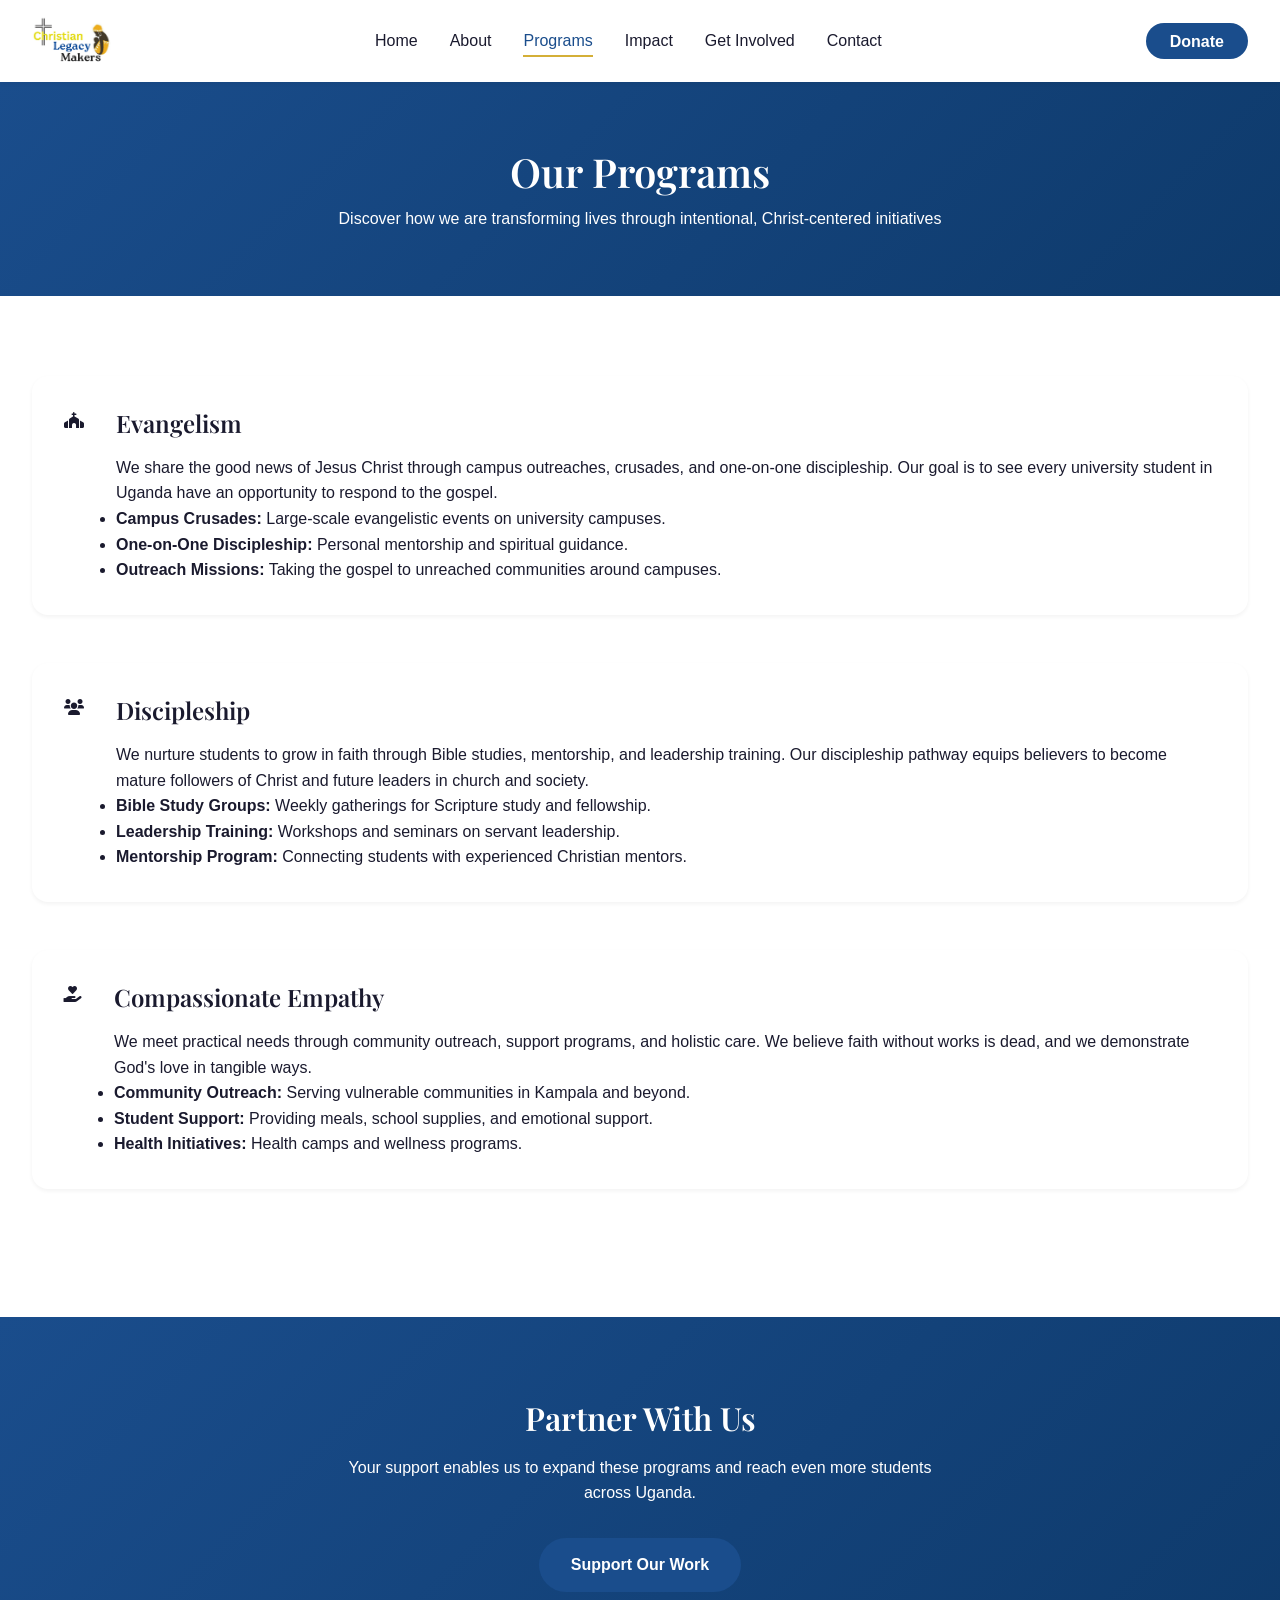
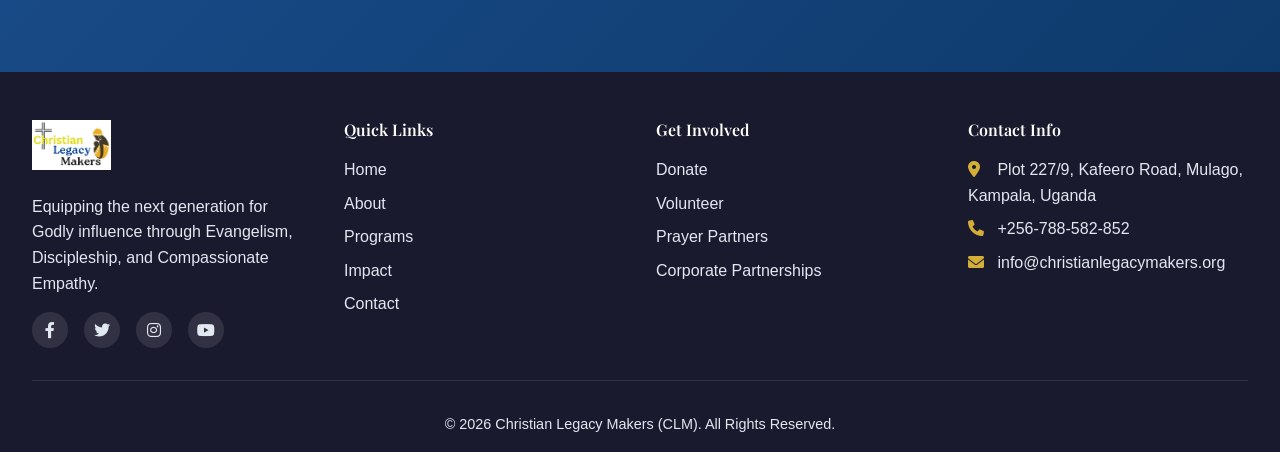
<file: programs.html>
<!DOCTYPE html>
<html lang="en">
<head>
  <meta charset="UTF-8">
  <meta name="viewport" content="width=device-width, initial-scale=1.0">
  <title>Our Programs | Christian Legacy Makers</title>
  <meta name="description" content="CLM's core programs: Evangelism, Discipleship, and Compassionate Empathy – transforming university students across Uganda.">
  <link rel="stylesheet" href="css/main.css">
  <link rel="stylesheet" href="css/components.css">
  <link rel="stylesheet" href="css/responsive.css">
  <link rel="stylesheet" href="css/animations.css">
  <link href="https://fonts.googleapis.com/css2?family=Playfair+Display:wght@400;500;600;700&family=Open+Sans:wght@300;400;500;600;700&display=swap" rel="stylesheet">
  <link rel="stylesheet" href="https://cdnjs.cloudflare.com/ajax/libs/font-awesome/6.0.0-beta3/css/all.min.css">
</head>
<body>

<header class="site-header" id="siteHeader">
  <div class="container header-container">
    <div class="logo">
      <a href="index.html">
        <img src="images/logo2.jpg" alt="CLM Logo" class="logo-img">
      </a>
    </div>
    <nav class="main-nav" id="mainNav">
      <ul class="nav-list">
        <li><a href="index.html">Home</a></li>
        <li><a href="about.html">About</a></li>
        <li><a href="programs.html" class="active">Programs</a></li>
        <li><a href="impact.html">Impact</a></li>
        <li><a href="get-involved.html">Get Involved</a></li>
        <li><a href="contact.html">Contact</a></li>
      </ul>
    </nav>
    <div class="header-actions">
      <a href="donate.html" class="btn-donate">Donate</a>
      <button class="mobile-menu-toggle" id="mobileMenuToggle" aria-label="Menu">
        <span></span><span></span><span></span>
      </button>
    </div>
  </div>
</header>

<main>
  <section class="page-header">
    <div class="container">
      <h1>Our Programs</h1>
      <p>Discover how we are transforming lives through intentional, Christ‑centered initiatives</p>
    </div>
  </section>

  <section class="programs-list section-padding">
    <div class="container">
      <div class="program-item">
        <div class="program-icon-large"><i class="fas fa-church"></i></div>
        <div class="program-content">
          <h2>Evangelism</h2>
          <p>We share the good news of Jesus Christ through campus outreaches, crusades, and one‑on‑one discipleship. Our goal is to see every university student in Uganda have an opportunity to respond to the gospel.</p>
          <ul>
            <li><strong>Campus Crusades:</strong> Large‑scale evangelistic events on university campuses.</li>
            <li><strong>One‑on‑One Discipleship:</strong> Personal mentorship and spiritual guidance.</li>
            <li><strong>Outreach Missions:</strong> Taking the gospel to unreached communities around campuses.</li>
          </ul>
        </div>
      </div>

      <div class="program-item">
        <div class="program-icon-large"><i class="fas fa-users"></i></div>
        <div class="program-content">
          <h2>Discipleship</h2>
          <p>We nurture students to grow in faith through Bible studies, mentorship, and leadership training. Our discipleship pathway equips believers to become mature followers of Christ and future leaders in church and society.</p>
          <ul>
            <li><strong>Bible Study Groups:</strong> Weekly gatherings for Scripture study and fellowship.</li>
            <li><strong>Leadership Training:</strong> Workshops and seminars on servant leadership.</li>
            <li><strong>Mentorship Program:</strong> Connecting students with experienced Christian mentors.</li>
          </ul>
        </div>
      </div>

      <div class="program-item">
        <div class="program-icon-large"><i class="fas fa-hand-holding-heart"></i></div>
        <div class="program-content">
          <h2>Compassionate Empathy</h2>
          <p>We meet practical needs through community outreach, support programs, and holistic care. We believe faith without works is dead, and we demonstrate God's love in tangible ways.</p>
          <ul>
            <li><strong>Community Outreach:</strong> Serving vulnerable communities in Kampala and beyond.</li>
            <li><strong>Student Support:</strong> Providing meals, school supplies, and emotional support.</li>
            <li><strong>Health Initiatives:</strong> Health camps and wellness programs.</li>
          </ul>
        </div>
      </div>
    </div>
  </section>

  <section class="cta-section">
    <div class="container">
      <h2>Partner With Us</h2>
      <p>Your support enables us to expand these programs and reach even more students across Uganda.</p>
      <a href="donate.html" class="btn-primary">Support Our Work</a>
    </div>
  </section>
</main>

<footer class="site-footer">
  <div class="container">
    <div class="footer-grid">
      <div class="footer-about">
        <img src="images/logo2.jpg" alt="CLM Logo" class="footer-logo">
        <p>Equipping the next generation for Godly influence through Evangelism, Discipleship, and Compassionate Empathy.</p>
        <div class="social-links">
          <a href="#"><i class="fab fa-facebook-f"></i></a>
          <a href="#"><i class="fab fa-twitter"></i></a>
          <a href="#"><i class="fab fa-instagram"></i></a>
          <a href="#"><i class="fab fa-youtube"></i></a>
        </div>
      </div>
      <div class="footer-links">
        <h4>Quick Links</h4>
        <ul>
          <li><a href="index.html">Home</a></li>
          <li><a href="about.html">About</a></li>
          <li><a href="programs.html">Programs</a></li>
          <li><a href="impact.html">Impact</a></li>
          <li><a href="contact.html">Contact</a></li>
        </ul>
      </div>
      <div class="footer-links">
        <h4>Get Involved</h4>
        <ul>
          <li><a href="donate.html">Donate</a></li>
          <li><a href="get-involved.html">Volunteer</a></li>
          <li><a href="get-involved.html">Prayer Partners</a></li>
          <li><a href="get-involved.html">Corporate Partnerships</a></li>
        </ul>
      </div>
      <div class="footer-contact">
        <h4>Contact Info</h4>
        <ul>
          <li><i class="fas fa-map-marker-alt"></i> Plot 227/9, Kafeero Road, Mulago, Kampala, Uganda</li>
          <li><i class="fas fa-phone"></i> +256-788-582-852</li>
          <li><i class="fas fa-envelope"></i> info@christianlegacymakers.org</li>
        </ul>
      </div>
    </div>
    <div class="footer-bottom">
      <p>&copy; 2026 Christian Legacy Makers (CLM). All Rights Reserved.</p>
    </div>
  </div>
</footer>

<script src="js/main.js"></script>
<script src="js/animations.js"></script>
</body>
</html>
</file>
<file: css/main.css>
/* ===== VARIABLES ===== */
:root {
  --clm-primary: #1a4d8c;
  --clm-primary-dark: #0e3a6b;
  --clm-primary-light: #2b6cb0;
  --clm-secondary: #d4af37;
  --clm-secondary-dark: #b8960c;
  --clm-secondary-light: #e6c556;
  --clm-dark: #1a1a2e;
  --clm-gray: #4a5568;
  --clm-gray-light: #e2e8f0;
  --clm-light: #f7fafc;
  --clm-white: #ffffff;
  --clm-black: #0f172a;
  
  --font-heading: 'Playfair Display', serif;
  --font-body: 'Inter', sans-serif;
  
  --transition: all 0.3s ease;
  --shadow-sm: 0 2px 4px rgba(0,0,0,0.05);
  --shadow-md: 0 4px 6px rgba(0,0,0,0.07);
  --shadow-lg: 0 10px 25px rgba(0,0,0,0.1);
  --shadow-xl: 0 20px 35px rgba(0,0,0,0.15);
}

/* ===== RESET & BASE ===== */
* {
  margin: 0;
  padding: 0;
  box-sizing: border-box;
}

body {
  font-family: var(--font-body);
  color: var(--clm-dark);
  line-height: 1.6;
  background-color: var(--clm-white);
  overflow-x: hidden;
}

h1, h2, h3, h4, h5, h6 {
  font-family: var(--font-heading);
  font-weight: 600;
  line-height: 1.3;
  margin-bottom: 1rem;
}

a {
  text-decoration: none;
  color: inherit;
  transition: var(--transition);
}

img {
  max-width: 100%;
  height: auto;
}

.container {
  max-width: 1280px;
  margin: 0 auto;
  padding: 0 2rem;
}

/* ===== HEADER ===== */
.site-header {
  position: sticky;
  top: 0;
  background: var(--clm-white);
  box-shadow: var(--shadow-sm);
  z-index: 1000;
  padding: 1rem 0;
}

.header-container {
  display: flex;
  justify-content: space-between;
  align-items: center;
  flex-wrap: wrap;
}

.logo a {
  display: flex;
  align-items: center;
  gap: 0.75rem;
}

.logo-img {
  height: 50px;
  width: auto;
}

.logo-text {
  font-family: var(--font-heading);
  font-weight: 700;
  font-size: 1.5rem;
  color: var(--clm-primary);
}

.nav-list {
  display: flex;
  list-style: none;
  gap: 2rem;
}

.nav-list a {
  font-weight: 500;
  color: var(--clm-dark);
  padding: 0.5rem 0;
  position: relative;
}

.nav-list a:hover,
.nav-list a.active {
  color: var(--clm-primary);
}

.nav-list a.active::after {
  content: '';
  position: absolute;
  bottom: 0;
  left: 0;
  width: 100%;
  height: 2px;
  background: var(--clm-secondary);
}

.btn-donate {
  background: var(--clm-primary);
  color: var(--clm-white);
  padding: 0.6rem 1.5rem;
  border-radius: 50px;
  font-weight: 600;
  transition: var(--transition);
}

.btn-donate:hover {
  background: var(--clm-primary-dark);
  transform: translateY(-2px);
}

.mobile-menu-toggle {
  display: none;
  background: none;
  border: none;
  cursor: pointer;
  flex-direction: column;
  gap: 5px;
}

.mobile-menu-toggle span {
  width: 25px;
  height: 3px;
  background: var(--clm-primary);
  transition: var(--transition);
}

/* ===== BUTTONS ===== */
.btn-primary {
  display: inline-block;
  background: var(--clm-primary);
  color: var(--clm-white);
  padding: 0.9rem 2rem;
  border-radius: 50px;
  font-weight: 600;
  transition: var(--transition);
  border: none;
  cursor: pointer;
}

.btn-primary:hover {
  background: var(--clm-primary-dark);
  transform: translateY(-2px);
  box-shadow: var(--shadow-md);
}

.btn-outline {
  display: inline-block;
  background: transparent;
  color: var(--clm-white);
  padding: 0.9rem 2rem;
  border-radius: 50px;
  font-weight: 600;
  border: 2px solid var(--clm-white);
  transition: var(--transition);
}

.btn-outline:hover {
  background: var(--clm-white);
  color: var(--clm-primary);
}

.btn-outline-light {
  display: inline-block;
  background: transparent;
  color: var(--clm-white);
  padding: 0.9rem 2rem;
  border-radius: 50px;
  font-weight: 600;
  border: 2px solid var(--clm-white);
}

.btn-outline-light:hover {
  background: var(--clm-white);
  color: var(--clm-primary);
}

.btn-secondary {
  display: inline-block;
  background: var(--clm-secondary);
  color: var(--clm-dark);
  padding: 0.7rem 1.5rem;
  border-radius: 50px;
  font-weight: 600;
  transition: var(--transition);
}

.btn-secondary:hover {
  background: var(--clm-secondary-dark);
  transform: translateY(-2px);
}

.btn-small {
  display: inline-block;
  background: var(--clm-primary);
  color: var(--clm-white);
  padding: 0.5rem 1.2rem;
  border-radius: 50px;
  font-size: 0.9rem;
  font-weight: 600;
  margin-top: 1rem;
  transition: var(--transition);
}

.btn-small:hover {
  background: var(--clm-primary-dark);
}

.btn-large {
  width: 100%;
  text-align: center;
}

/* ===== HERO SECTION ===== */
.hero {
  position: relative;
  background: linear-gradient(135deg, var(--clm-primary-dark), var(--clm-primary));
  min-height: 80vh;
  display: flex;
  align-items: center;
  text-align: center;
  color: var(--clm-white);
  overflow: hidden;
}

.hero-overlay {
  position: absolute;
  top: 0;
  left: 0;
  width: 100%;
  height: 100%;
  background: rgba(0,0,0,0.3);
  z-index: 1;
}

.hero-content {
  position: relative;
  z-index: 2;
  max-width: 800px;
  margin: 0 auto;
}

.hero-title {
  font-size: 3.5rem;
  margin-bottom: 1.5rem;
  font-weight: 700;
}

.hero-subtitle {
  font-size: 1.25rem;
  margin-bottom: 2rem;
  opacity: 0.95;
}

.hero-buttons {
  display: flex;
  gap: 1rem;
  justify-content: center;
  flex-wrap: wrap;
}

/* ===== MISSION SECTION ===== */
.mission-section {
  padding: 4rem 0;
  background: var(--clm-light);
}

.mission-card {
  background: var(--clm-white);
  padding: 2.5rem;
  border-radius: 20px;
  box-shadow: var(--shadow-md);
  text-align: center;
  max-width: 900px;
  margin: 0 auto;
}

.mission-card h2 {
  color: var(--clm-primary);
  font-size: 2rem;
  margin-bottom: 1rem;
}

/* ===== STATS SECTION ===== */
.stats-section {
  padding: 4rem 0;
  background: var(--clm-primary);
  color: var(--clm-white);
}

.stats-grid {
  display: grid;
  grid-template-columns: repeat(auto-fit, minmax(200px, 1fr));
  gap: 2rem;
  text-align: center;
}

.stat-number {
  font-size: 3rem;
  font-weight: 700;
  font-family: var(--font-heading);
  margin-bottom: 0.5rem;
}

.stat-label {
  font-size: 1rem;
  opacity: 0.9;
}

/* ===== PROGRAMS PREVIEW ===== */
.programs-preview {
  padding: 5rem 0;
}

.section-header {
  text-align: center;
  margin-bottom: 3rem;
}

.section-header h2 {
  font-size: 2.2rem;
  color: var(--clm-primary);
}

.programs-grid {
  display: grid;
  grid-template-columns: repeat(auto-fit, minmax(300px, 1fr));
  gap: 2rem;
}

.program-card {
  background: var(--clm-white);
  padding: 2rem;
  text-align: center;
  border-radius: 16px;
  box-shadow: var(--shadow-sm);
  transition: var(--transition);
  border: 1px solid var(--clm-gray-light);
}

.program-card:hover {
  transform: translateY(-5px);
  box-shadow: var(--shadow-lg);
}

.program-icon {
  font-size: 2.5rem;
  color: var(--clm-secondary);
  margin-bottom: 1rem;
}

.program-card h3 {
  margin-bottom: 0.5rem;
}

/* ===== TESTIMONIAL SECTION ===== */
.testimonial-section {
  padding: 4rem 0;
  background: var(--clm-light);
}

.testimonial-card {
  background: var(--clm-white);
  padding: 2.5rem;
  border-radius: 20px;
  box-shadow: var(--shadow-md);
  position: relative;
}

.quote-icon {
  font-size: 2rem;
  color: var(--clm-secondary);
  opacity: 0.5;
  margin-bottom: 1rem;
}

.testimonial-card blockquote p {
  font-size: 1.2rem;
  font-style: italic;
  margin-bottom: 1rem;
}

.testimonial-card footer {
  font-weight: 600;
  color: var(--clm-primary);
}

/* ===== CTA SECTION ===== */
.cta-section {
  padding: 5rem 0;
  background: linear-gradient(135deg, var(--clm-primary), var(--clm-primary-dark));
  color: var(--clm-white);
  text-align: center;
}

.cta-section h2 {
  font-size: 2rem;
  margin-bottom: 1rem;
}

.cta-section p {
  max-width: 600px;
  margin: 0 auto 2rem;
}

.cta-buttons {
  display: flex;
  gap: 1rem;
  justify-content: center;
  flex-wrap: wrap;
}

/* ===== FOOTER ===== */
.site-footer {
  background: var(--clm-dark);
  color: var(--clm-gray-light);
  padding: 3rem 0 1rem;
}

.footer-grid {
  display: grid;
  grid-template-columns: repeat(auto-fit, minmax(250px, 1fr));
  gap: 2rem;
  margin-bottom: 2rem;
}

.footer-about p {
  margin: 1rem 0;
}

.footer-logo {
  height: 50px;
  width: auto;
}

.footer-links h4,
.footer-contact h4 {
  color: var(--clm-white);
  margin-bottom: 1rem;
}

.footer-links ul,
.footer-contact ul {
  list-style: none;
}

.footer-links li,
.footer-contact li {
  margin-bottom: 0.5rem;
}

.footer-links a:hover {
  color: var(--clm-secondary);
}

.footer-contact li i {
  width: 25px;
  color: var(--clm-secondary);
}

.social-links {
  display: flex;
  gap: 1rem;
  margin-top: 1rem;
}

.social-links a {
  display: inline-flex;
  align-items: center;
  justify-content: center;
  width: 36px;
  height: 36px;
  background: rgba(255,255,255,0.1);
  border-radius: 50%;
  transition: var(--transition);
}

.social-links a:hover {
  background: var(--clm-secondary);
  color: var(--clm-dark);
}

.footer-bottom {
  text-align: center;
  padding-top: 2rem;
  border-top: 1px solid rgba(255,255,255,0.1);
  font-size: 0.9rem;
}

/* =========================
   CARD SLIDER (SWIPER)
========================= */

.box{
    width: 1200px;
    display: grid;
    grid-template-columns: repeat(auto-fit, minmax(350px, 1fr));
    grid-gap: 15px;
    margin: 0 auto;
  }
  .card{
    position: relative;
    width: 300px;
    height: 350px;
    background: #fff;
    margin: 0 auto;
    border-radius: 4px;
    box-shadow:0 2px 10px rgba(0,0,0,.2);
  }
  .card:before,
  .card:after
  {
    content:"";
    position: absolute;
    top: 0;
    left: 0;
    width: 100%;
    height: 100%;
    border-radius: 4px;
    background: #fff;
    transition: 0.5s;
    z-index:-1;
  }
  .card:hover:before{
  transform: rotate(20deg);
  box-shadow: 0 2px 20px rgba(0,0,0,.2);
  }
  .card:hover:after{
  transform: rotate(10deg);
  box-shadow: 0 2px 20px rgba(0,0,0,.2);
  }
  .card .imgBx{
  position: absolute;
  top: 10px;
  left: 10px;
  bottom: 10px;
  right: 10px;
  background: #222;
  transition: 0.5s;
  z-index: 1;
  }
  
  .card:hover .imgBx
  {
    bottom: 80px;
  }

  .card .imgBx img{
      position: absolute;
      top: 0;
      left: 0;
      width: 100%;
      height: 100%;
      object-fit: cover;
  }

  .card .details{
      position: absolute;
      left: 10px;
      right: 10px;
      bottom: 10px;
      height: 60px;
      text-align: center;
  }

  .card .details h2{
   margin: 0;
   padding: 0;
   font-weight: 600;
   font-size: 20px;
   color: #777;
   text-transform: uppercase;
  } 

  .card .details h2 span{
  font-weight: 500;
  font-size: 16px;
  color: #f38695;
  display: block;
  margin-top: 5px;
   } 
   
/* Text */
.name {
  font-size: 18px;
  font-weight: 500;
  color: var(--clm-black);
}

.description {
  font-size: 14px;
  color: var(--clm-gray);
  text-align: center;
}

/* ===== PAGE HEADER ===== */
.page-header {
  background: linear-gradient(135deg, var(--clm-primary), var(--clm-primary-dark));
  color: var(--clm-white);
  padding: 4rem 0;
  text-align: center;
}

.page-header h1 {
  font-size: 2.5rem;
  margin-bottom: 0.5rem;
}



/* ===== ABOUT PAGE ===== */
.about-intro {
  padding: 4rem 0;
}

.about-grid {
  display: grid;
  grid-template-columns: 1fr 1fr;
  gap: 3rem;
  align-items: center;
}

.about-image {
  border-radius: 16px;
  overflow: hidden;
  box-shadow: var(--shadow-md);
}

.mission-vision {
  padding: 4rem 0;
  background: var(--clm-light);
}

.mv-grid {
  display: grid;
  grid-template-columns: repeat(auto-fit, minmax(280px, 1fr));
  gap: 2rem;
}

.mv-card {
  background: var(--clm-white);
  padding: 2rem;
  text-align: center;
  border-radius: 16px;
  box-shadow: var(--shadow-sm);
}

.mv-card i {
  font-size: 2.5rem;
  color: var(--clm-secondary);
  margin-bottom: 1rem;
}

.leadership {
  padding: 4rem 0;
}

.leadership-grid {
  display: grid;
  grid-template-columns: repeat(auto-fit, minmax(280px, 1fr));
  gap: 2rem;
}

.leader-card {
  text-align: center;
  background: var(--clm-white);
  border-radius: 16px;
  overflow: hidden;
  box-shadow: var(--shadow-sm);
  transition: var(--transition);
}

.leader-card:hover {
  transform: translateY(-5px);
  box-shadow: var(--shadow-lg);
}

.leader-image img {
  width: 100%;
  height: 250px;
  object-fit: cover;
}

.leader-card h3 {
  margin: 1rem 0 0.25rem;
}

.leader-title {
  color: var(--clm-secondary);
  font-weight: 600;
  margin-bottom: 0.5rem;
}

.leader-card p {
  padding: 0 1rem 1rem;
}

/* ===== PROGRAMS PAGE ===== */
.programs-list {
  padding: 4rem 0;
}

.program-item {
  display: flex;
  gap: 2rem;
  margin-bottom: 3rem;
  background: var(--clm-white);
  border-radius: 16px;
  padding: 2rem;
  box-shadow: var(--shadow-sm);
}

.program-item-icon {
  font-size: 3rem;
  color: var(--clm-secondary);
  min-width: 80px;
  text-align: center;
}

.program-item-content h2 {
  color: var(--clm-primary);
  margin-bottom: 0.5rem;
}

.program-item-content ul {
  margin-top: 1rem;
  list-style: none;
}

.program-item-content li {
  margin-bottom: 0.5rem;
  padding-left: 1.5rem;
  position: relative;
}

.program-item-content li::before {
  content: '✓';
  color: var(--clm-secondary);
  position: absolute;
  left: 0;
}

/* ===== IMPACT PAGE ===== */
.impact-stats {
  padding: 4rem 0;
}

.stats-grid-large {
  display: grid;
  grid-template-columns: repeat(auto-fit, minmax(200px, 1fr));
  gap: 2rem;
}

.stat-card {
  text-align: center;
  background: var(--clm-light);
  padding: 2rem;
  border-radius: 16px;
  transition: var(--transition);
}

.stat-card:hover {
  transform: translateY(-5px);
  box-shadow: var(--shadow-md);
}

.stat-card .stat-number {
  color: var(--clm-primary);
  font-size: 2.5rem;
}

.impact-stories {
  padding: 4rem 0;
  background: var(--clm-light);
}

.stories-grid {
  display: grid;
  grid-template-columns: repeat(auto-fit, minmax(300px, 1fr));
  gap: 2rem;
}

.story-card {
  background: var(--clm-white);
  border-radius: 16px;
  overflow: hidden;
  box-shadow: var(--shadow-sm);
}

.story-image img {
  width: 100%;
  height: 200px;
  object-fit: cover;
}

.story-card h3 {
  padding: 1rem 1rem 0;
}

.story-card p {
  padding: 0 1rem 1rem;
}

/* ===== GET INVOLVED PAGE ===== */
.involve-options {
  padding: 4rem 0;
}

.involve-grid {
  display: grid;
  grid-template-columns: repeat(auto-fit, minmax(280px, 1fr));
  gap: 2rem;
}

.involve-card {
  background: var(--clm-white);
  padding: 2rem;
  text-align: center;
  border-radius: 16px;
  box-shadow: var(--shadow-sm);
  transition: var(--transition);
  border: 1px solid var(--clm-gray-light);
}

.involve-card:hover {
  transform: translateY(-5px);
  box-shadow: var(--shadow-lg);
}

.involve-card i {
  font-size: 2.5rem;
  color: var(--clm-secondary);
  margin-bottom: 1rem;
}

.volunteer-form-section {
  padding: 4rem 0;
  background: var(--clm-light);
}

.form-container {
  max-width: 800px;
  margin: 0 auto;
  background: var(--clm-white);
  padding: 2.5rem;
  border-radius: 20px;
  box-shadow: var(--shadow-md);
}

.form-container h2 {
  text-align: center;
  color: var(--clm-primary);
}

/* ===== CONTACT PAGE ===== */
.contact-section {
  padding: 4rem 0;
}

.contact-grid {
  display: grid;
  grid-template-columns: 1fr 1fr;
  gap: 3rem;
}

.contact-info {
  background: var(--clm-light);
  padding: 2rem;
  border-radius: 20px;
}

.contact-details {
  margin: 2rem 0;
}

.contact-item {
  display: flex;
  gap: 1rem;
  margin-bottom: 1.5rem;
}

.contact-item i {
  font-size: 1.25rem;
  color: var(--clm-secondary);
  margin-top: 0.25rem;
}

.contact-item h4 {
  margin-bottom: 0.25rem;
}

.contact-form {
  background: var(--clm-white);
  padding: 2rem;
  border-radius: 20px;
  box-shadow: var(--shadow-md);
}

/* ===== DONATION PAGE ===== */
.donation-section {
  padding: 4rem 0;
}

.donation-grid {
  display: grid;
  grid-template-columns: 1fr 1fr;
  gap: 3rem;
}

.donation-form-container {
  background: var(--clm-white);
  padding: 2rem;
  border-radius: 20px;
  box-shadow: var(--shadow-md);
}

.amount-buttons {
  display: flex;
  flex-wrap: wrap;
  gap: 0.75rem;
  margin-bottom: 1rem;
}

.amount-buttons button {
  background: var(--clm-light);
  border: 1px solid var(--clm-gray-light);
  padding: 0.6rem 1rem;
  border-radius: 50px;
  cursor: pointer;
  transition: var(--transition);
  font-weight: 500;
}

.amount-buttons button.active,
.amount-buttons button:hover {
  background: var(--clm-secondary);
  color: var(--clm-dark);
  border-color: var(--clm-secondary);
}

.custom-amount {
  margin: 1rem 0;
}

.custom-amount input {
  width: 100%;
  padding: 0.75rem;
  border: 1px solid var(--clm-gray-light);
  border-radius: 8px;
  font-family: var(--font-body);
}

.payment-methods {
  display: flex;
  gap: 2rem;
  margin-bottom: 1rem;
}

.payment-option {
  display: flex;
  align-items: center;
  gap: 0.5rem;
  cursor: pointer;
}

.payment-fields {
  margin: 1.5rem 0;
}

.bank-details {
  background: var(--clm-light);
  padding: 1rem;
  border-radius: 12px;
}

.bank-details p {
  margin-bottom: 0.5rem;
}

.donation-info {
  background: var(--clm-light);
  padding: 2rem;
  border-radius: 20px;
}

.donation-info h3 {
  color: var(--clm-primary);
  margin-bottom: 1rem;
}

.donation-info ul {
  list-style: none;
  margin-bottom: 2rem;
}

.donation-info li {
  margin-bottom: 0.75rem;
  display: flex;
  align-items: center;
  gap: 0.5rem;
}

.donation-info li i {
  color: var(--clm-secondary);
}

.other-ways {
  border-top: 1px solid var(--clm-gray-light);
  padding-top: 1.5rem;
  margin-top: 1rem;
}

.other-ways h4 {
  margin-bottom: 1rem;
}

.other-ways p {
  margin-bottom: 0.5rem;
  display: flex;
  align-items: center;
  gap: 0.5rem;
}

/* ===== FORM STYLES ===== */
.clm-form .form-group {
  margin-bottom: 1.25rem;
}

.clm-form label {
  display: block;
  margin-bottom: 0.5rem;
  font-weight: 500;
}

.clm-form input,
.clm-form select,
.clm-form textarea {
  width: 100%;
  padding: 0.75rem;
  border: 1px solid var(--clm-gray-light);
  border-radius: 8px;
  font-family: var(--font-body);
  transition: var(--transition);
}

.clm-form input:focus,
.clm-form select:focus,
.clm-form textarea:focus {
  outline: none;
  border-color: var(--clm-primary);
  box-shadow: 0 0 0 3px rgba(26, 77, 140, 0.1);
}

.form-row {
  display: grid;
  grid-template-columns: 1fr 1fr;
  gap: 1rem;
}

.form-message {
  margin-top: 1rem;
  text-align: center;
}

.success-message {
  color: #2e7d32;
  background: #e8f5e9;
  padding: 0.75rem;
  border-radius: 8px;
}

.error-message {
  color: #c62828;
  background: #ffebee;
  padding: 0.75rem;
  border-radius: 8px;
}

.text-center {
  text-align: center;
}

.mt-4 {
  margin-top: 2rem;
}
</file>
<file: css/components.css>
/* ===== COMPONENTS.CSS - Additional UI Components ===== */

/* Cards */
.card {
  background: var(--clm-white);
  border-radius: 16px;
  padding: 1.5rem;
  box-shadow: var(--shadow-sm);
  transition: var(--transition);
}

.card:hover {
  transform: translateY(-5px);
  box-shadow: var(--shadow-lg);
}

/* Grid Layouts */
.grid-2 {
  display: grid;
  grid-template-columns: repeat(2, 1fr);
  gap: 2rem;
}

.grid-3 {
  display: grid;
  grid-template-columns: repeat(3, 1fr);
  gap: 2rem;
}

.grid-4 {
  display: grid;
  grid-template-columns: repeat(4, 1fr);
  gap: 2rem;
}

/* Section Spacing */
.section-padding {
  padding: 5rem 0;
}

.section-padding-sm {
  padding: 3rem 0;
}

.section-padding-lg {
  padding: 7rem 0;
}

/* Background Variations */
.bg-light {
  background: var(--clm-light);
}

.bg-primary {
  background: var(--clm-primary);
  color: var(--clm-white);
}

.bg-dark {
  background: var(--clm-dark);
  color: var(--clm-white);
}

/* Text Colors */
.text-primary {
  color: var(--clm-primary);
}

.text-secondary {
  color: var(--clm-secondary);
}

.text-white {
  color: var(--clm-white);
}

/* Image Styles */
.img-rounded {
  border-radius: 16px;
}

.img-circle {
  border-radius: 50%;
}

.img-cover {
  width: 100%;
  height: 100%;
  object-fit: cover;
}

/* Breadcrumbs */
.breadcrumbs {
  margin-bottom: 2rem;
  font-size: 0.9rem;
}

.breadcrumbs a {
  color: var(--clm-secondary);
}

.breadcrumbs a:hover {
  text-decoration: underline;
}

/* Pagination */
.pagination {
  display: flex;
  justify-content: center;
  gap: 0.5rem;
  margin-top: 2rem;
}

.pagination a,
.pagination span {
  display: inline-flex;
  align-items: center;
  justify-content: center;
  width: 40px;
  height: 40px;
  border-radius: 8px;
  background: var(--clm-light);
  transition: var(--transition);
}

.pagination a:hover,
.pagination .active {
  background: var(--clm-primary);
  color: var(--clm-white);
}

/* Alerts */
.alert {
  padding: 1rem;
  border-radius: 8px;
  margin-bottom: 1rem;
}

.alert-success {
  background: #e8f5e9;
  color: #2e7d32;
  border-left: 4px solid #2e7d32;
}

.alert-info {
  background: #e3f2fd;
  color: #1565c0;
  border-left: 4px solid #1565c0;
}

.alert-warning {
  background: #fff3e0;
  color: #ef6c00;
  border-left: 4px solid #ef6c00;
}

.alert-error {
  background: #ffebee;
  color: #c62828;
  border-left: 4px solid #c62828;
}

/* Modal */
.modal {
  display: none;
  position: fixed;
  top: 0;
  left: 0;
  width: 100%;
  height: 100%;
  background: rgba(0,0,0,0.5);
  z-index: 2000;
  align-items: center;
  justify-content: center;
}

.modal.active {
  display: flex;
}

.modal-content {
  background: var(--clm-white);
  max-width: 500px;
  width: 90%;
  border-radius: 20px;
  padding: 2rem;
  position: relative;
}

.modal-close {
  position: absolute;
  top: 1rem;
  right: 1rem;
  background: none;
  border: none;
  font-size: 1.5rem;
  cursor: pointer;
}

/* Tabs */
.tabs {
  display: flex;
  border-bottom: 2px solid var(--clm-gray-light);
  margin-bottom: 2rem;
}

.tab-btn {
  background: none;
  border: none;
  padding: 0.75rem 1.5rem;
  cursor: pointer;
  font-weight: 500;
  transition: var(--transition);
}

.tab-btn.active {
  color: var(--clm-primary);
  border-bottom: 2px solid var(--clm-primary);
  margin-bottom: -2px;
}

.tab-pane {
  display: none;
}

.tab-pane.active {
  display: block;
}

/* Accordion */
.accordion-item {
  border-bottom: 1px solid var(--clm-gray-light);
  margin-bottom: 1rem;
}

.accordion-header {
  padding: 1rem;
  cursor: pointer;
  font-weight: 600;
  display: flex;
  justify-content: space-between;
  align-items: center;
}

.accordion-header i {
  transition: var(--transition);
}

.accordion-header.active i {
  transform: rotate(180deg);
}

.accordion-content {
  padding: 0 1rem 1rem;
  display: none;
}

.accordion-content.active {
  display: block;
}

/* Progress Bar */
.progress-bar {
  background: var(--clm-gray-light);
  border-radius: 50px;
  overflow: hidden;
  height: 8px;
}

.progress-fill {
  background: var(--clm-secondary);
  height: 100%;
  width: 0%;
  transition: width 0.3s ease;
}

/* Countdown Timer */
.countdown {
  display: flex;
  gap: 1rem;
  justify-content: center;
}

.countdown-item {
  text-align: center;
  background: var(--clm-dark);
  color: var(--clm-white);
  padding: 0.5rem 1rem;
  border-radius: 8px;
  min-width: 70px;
}

.countdown-number {
  font-size: 1.5rem;
  font-weight: 700;
}

.countdown-label {
  font-size: 0.7rem;
  text-transform: uppercase;
}

/* Tooltip */
.tooltip {
  position: relative;
  display: inline-block;
}

.tooltip .tooltip-text {
  visibility: hidden;
  background: var(--clm-dark);
  color: var(--clm-white);
  text-align: center;
  padding: 0.5rem 0.75rem;
  border-radius: 8px;
  position: absolute;
  z-index: 1;
  bottom: 125%;
  left: 50%;
  transform: translateX(-50%);
  white-space: nowrap;
  font-size: 0.8rem;
}

.tooltip:hover .tooltip-text {
  visibility: visible;
}

/* Loading Spinner */
.spinner {
  display: inline-block;
  width: 30px;
  height: 30px;
  border: 3px solid var(--clm-gray-light);
  border-top-color: var(--clm-primary);
  border-radius: 50%;
  animation: spin 0.8s linear infinite;
}

@keyframes spin {
  to { transform: rotate(360deg); }
}
</file>
<file: css/responsive.css>
/* ===== RESPONSIVE.CSS - Mobile-First Breakpoints ===== */

/* Tablet (768px and up) */
@media (min-width: 768px) {
  .container {
    padding: 0 2rem;
  }
  
  .hero-title {
    font-size: 3rem;
  }
  
  .stats-grid {
    grid-template-columns: repeat(4, 1fr);
  }
}

/* Desktop (1024px and up) */
@media (min-width: 1024px) {
  .hero-title {
    font-size: 3.5rem;
  }
  
  .hero-subtitle {
    font-size: 1.25rem;
  }
}

/* Mobile (up to 767px) */
@media (max-width: 767px) {
  .container {
    padding: 0 1.25rem;
  }
  
  /* Mobile Navigation */
  .main-nav {
    position: fixed;
    top: 70px;
    left: -100%;
    width: 80%;
    height: calc(100vh - 70px);
    background: var(--clm-white);
    box-shadow: var(--shadow-lg);
    transition: var(--transition);
    z-index: 999;
    overflow-y: auto;
  }
  
  .main-nav.active {
    left: 0;
  }
  
  .nav-list {
    flex-direction: column;
    gap: 0;
    padding: 1rem 0;
  }
  
  .nav-list li {
    border-bottom: 1px solid var(--clm-gray-light);
  }
  
  .nav-list a {
    display: block;
    padding: 1rem 1.5rem;
  }
  
  .mobile-menu-toggle {
    display: flex;
  }
  
  /* Hero Section */
  .hero {
    min-height: 60vh;
  }
  
  .hero-title {
    font-size: 2rem;
  }
  
  .hero-subtitle {
    font-size: 1rem;
  }
  
  .hero-buttons {
    flex-direction: column;
    align-items: center;
  }
  
  .btn-primary, .btn-outline {
    width: 100%;
    text-align: center;
  }
  
  /* Grid Layouts */
  .grid-2, .grid-3, .grid-4,
  .about-grid,
  .contact-grid,
  .donation-grid {
    grid-template-columns: 1fr;
    gap: 1.5rem;
  }
  
  /* Program Items */
  .program-item {
    flex-direction: column;
    text-align: center;
    gap: 1rem;
  }
  
  .program-item-icon {
    min-width: auto;
  }
  
  /* Form Rows */
  .form-row {
    grid-template-columns: 1fr;
    gap: 0.75rem;
  }
  
  /* Section Headers */
  .section-header h2 {
    font-size: 1.8rem;
  }
  
  /* Mission Card */
  .mission-card {
    padding: 1.5rem;
  }
  
  /* Stats Section */
  .stats-grid {
    grid-template-columns: repeat(2, 1fr);
    gap: 1.5rem;
  }
  
  .stat-number {
    font-size: 2rem;
  }
  
  /* Leadership Grid */
  .leadership-grid {
    grid-template-columns: 1fr;
  }
  
  /* Stories Grid */
  .stories-grid {
    grid-template-columns: 1fr;
  }
  
  /* CTA Buttons */
  .cta-buttons {
    flex-direction: column;
    align-items: center;
  }
  
  .cta-buttons .btn-primary,
  .cta-buttons .btn-outline-light {
    width: 100%;
    text-align: center;
  }
  
  /* Footer */
  .footer-grid {
    grid-template-columns: 1fr;
    text-align: center;
  }
  
  .social-links {
    justify-content: center;
  }
  
  .footer-contact li {
    justify-content: center;
  }
  
  /* Donation Page */
  .amount-buttons {
    justify-content: center;
  }
  
  .payment-methods {
    justify-content: center;
  }
  
  /* Contact Page */
  .contact-item {
    flex-direction: column;
    text-align: center;
    gap: 0.5rem;
  }
  
  .contact-item i {
    margin: 0 auto;
  }
  
  /* Page Header */
  .page-header {
    padding: 3rem 0;
  }
  
  .page-header h1 {
    font-size: 2rem;
  }
  
  /* Testimonial */
  .testimonial-card blockquote p {
    font-size: 1rem;
  }
}

/* Small Mobile (up to 480px) */
@media (max-width: 480px) {
  .logo-text {
    font-size: 1.2rem;
  }
  
  .logo-img {
    height: 40px;
  }
  
  .stats-grid {
    grid-template-columns: 1fr;
  }
  
  .programs-grid {
    grid-template-columns: 1fr;
  }
  
  .stats-grid-large {
    grid-template-columns: 1fr;
  }
  
  .involve-grid {
    grid-template-columns: 1fr;
  }
  
  .amount-buttons button {
    padding: 0.5rem 0.75rem;
    font-size: 0.8rem;
  }
}
</file>
<file: css/animations.css>
/* ===== ANIMATIONS.CSS - Scroll & Hover Effects ===== */

/* Fade In Up */
@keyframes fadeInUp {
  from {
    opacity: 0;
    transform: translateY(30px);
  }
  to {
    opacity: 1;
    transform: translateY(0);
  }
}

.fade-in-up {
  animation: fadeInUp 0.8s ease forwards;
}

.delay-1 {
  animation-delay: 0.2s;
  opacity: 0;
}

.delay-2 {
  animation-delay: 0.4s;
  opacity: 0;
}

.delay-3 {
  animation-delay: 0.6s;
  opacity: 0;
}

/* Fade In */
@keyframes fadeIn {
  from { opacity: 0; }
  to { opacity: 1; }
}

.fade-in {
  animation: fadeIn 1s ease forwards;
}

/* Slide In Left */
@keyframes slideInLeft {
  from {
    opacity: 0;
    transform: translateX(-50px);
  }
  to {
    opacity: 1;
    transform: translateX(0);
  }
}

.slide-in-left {
  animation: slideInLeft 0.6s ease forwards;
}

/* Slide In Right */
@keyframes slideInRight {
  from {
    opacity: 0;
    transform: translateX(50px);
  }
  to {
    opacity: 1;
    transform: translateX(0);
  }
}

.slide-in-right {
  animation: slideInRight 0.6s ease forwards;
}

/* Zoom In */
@keyframes zoomIn {
  from {
    opacity: 0;
    transform: scale(0.95);
  }
  to {
    opacity: 1;
    transform: scale(1);
  }
}

.zoom-in {
  animation: zoomIn 0.5s ease forwards;
}

/* Pulse */
@keyframes pulse {
  0% { transform: scale(1); }
  50% { transform: scale(1.05); }
  100% { transform: scale(1); }
}

.pulse {
  animation: pulse 2s infinite;
}

/* Shake */
@keyframes shake {
  0%, 100% { transform: translateX(0); }
  25% { transform: translateX(-5px); }
  75% { transform: translateX(5px); }
}

.shake {
  animation: shake 0.3s ease;
}

/* Spin */
@keyframes spin {
  from { transform: rotate(0deg); }
  to { transform: rotate(360deg); }
}

.spin {
  animation: spin 1s linear infinite;
}

/* Bounce */
@keyframes bounce {
  0%, 100% { transform: translateY(0); }
  50% { transform: translateY(-10px); }
}

.bounce {
  animation: bounce 1s ease infinite;
}

/* Hover Effects */
.hover-lift {
  transition: transform 0.3s ease, box-shadow 0.3s ease;
}

.hover-lift:hover {
  transform: translateY(-5px);
  box-shadow: var(--shadow-lg);
}

.hover-scale {
  transition: transform 0.3s ease;
}

.hover-scale:hover {
  transform: scale(1.05);
}

.hover-grow {
  transition: all 0.3s ease;
}

.hover-grow:hover {
  transform: scale(1.02);
}

/* Scroll Reveal Classes */
.reveal {
  opacity: 0;
  transform: translateY(30px);
  transition: all 0.8s ease;
}

.reveal.active {
  opacity: 1;
  transform: translateY(0);
}

/* Stagger Children */
.stagger-children > * {
  opacity: 0;
  transform: translateY(20px);
  transition: all 0.5s ease;
}

.stagger-children.active > *:nth-child(1) { transition-delay: 0.1s; opacity: 1; transform: translateY(0); }
.stagger-children.active > *:nth-child(2) { transition-delay: 0.2s; opacity: 1; transform: translateY(0); }
.stagger-children.active > *:nth-child(3) { transition-delay: 0.3s; opacity: 1; transform: translateY(0); }
.stagger-children.active > *:nth-child(4) { transition-delay: 0.4s; opacity: 1; transform: translateY(0); }
.stagger-children.active > *:nth-child(5) { transition-delay: 0.5s; opacity: 1; transform: translateY(0); }
</file>
